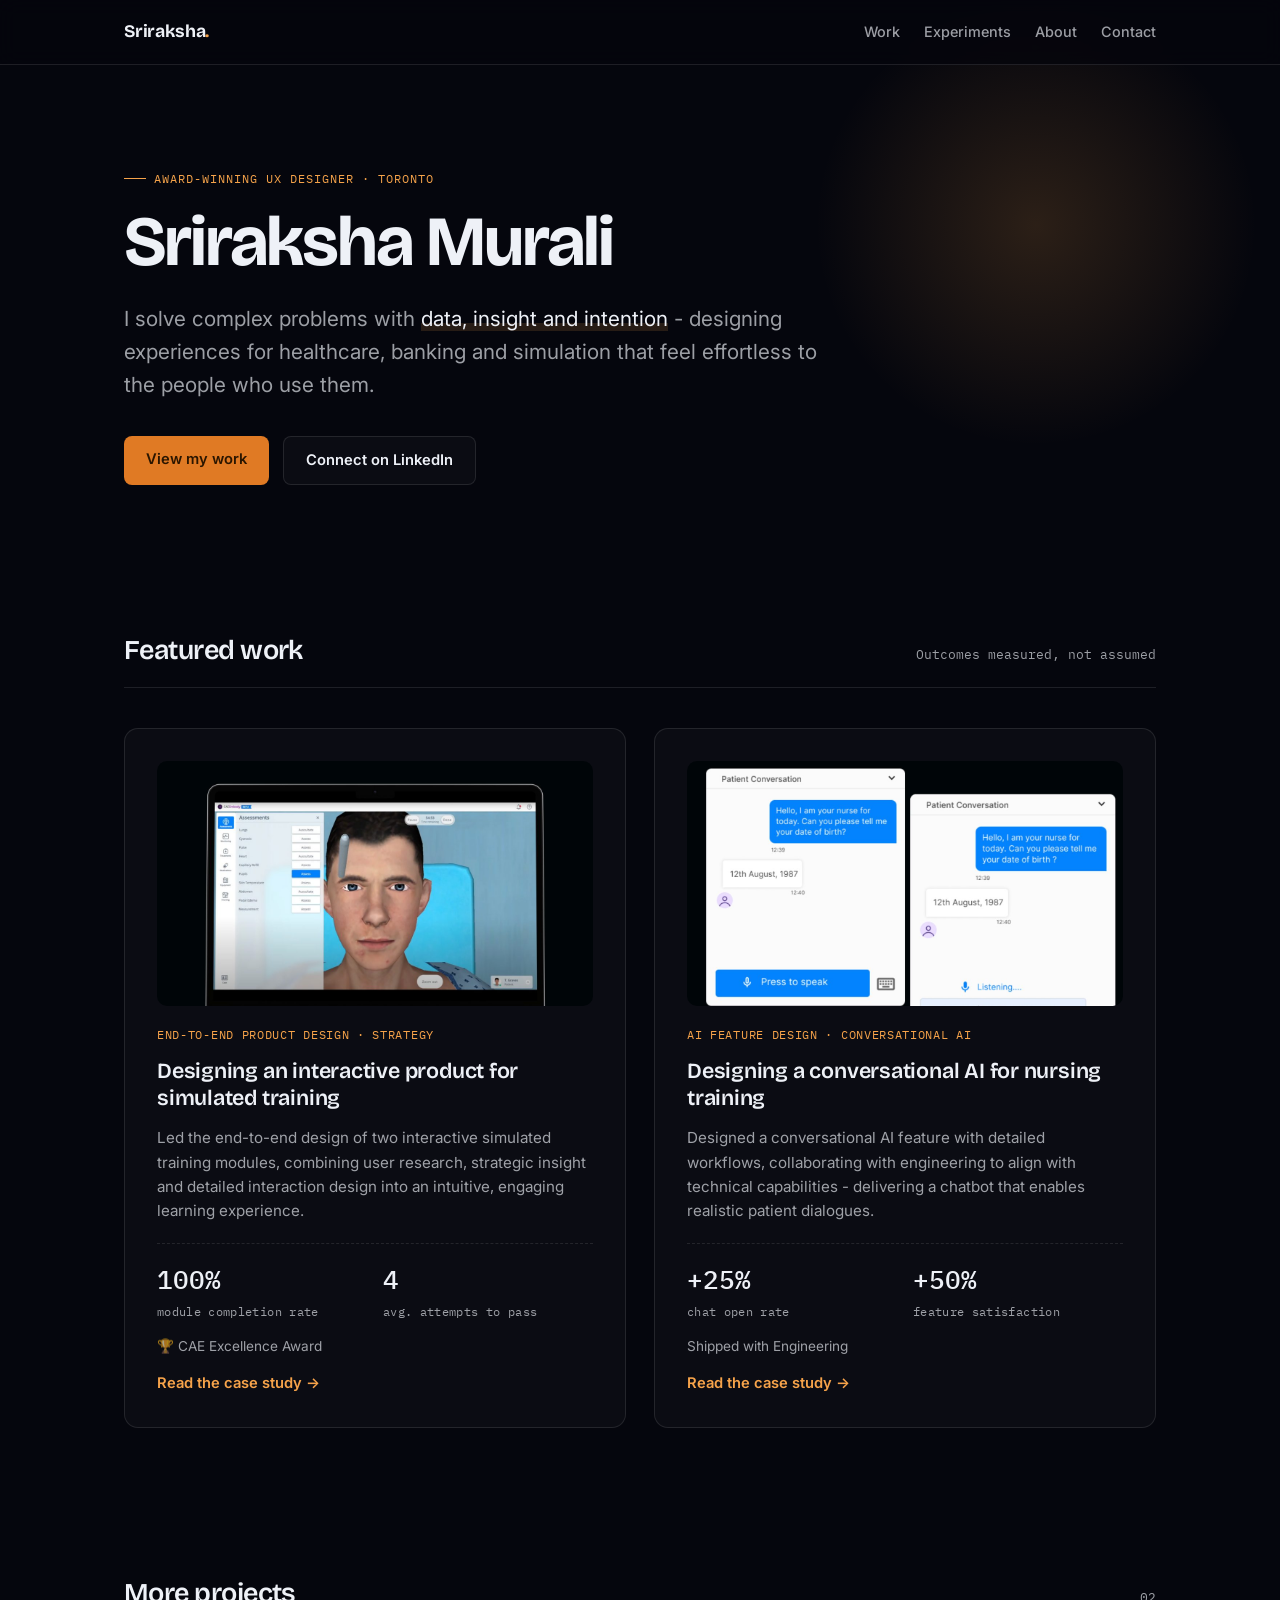
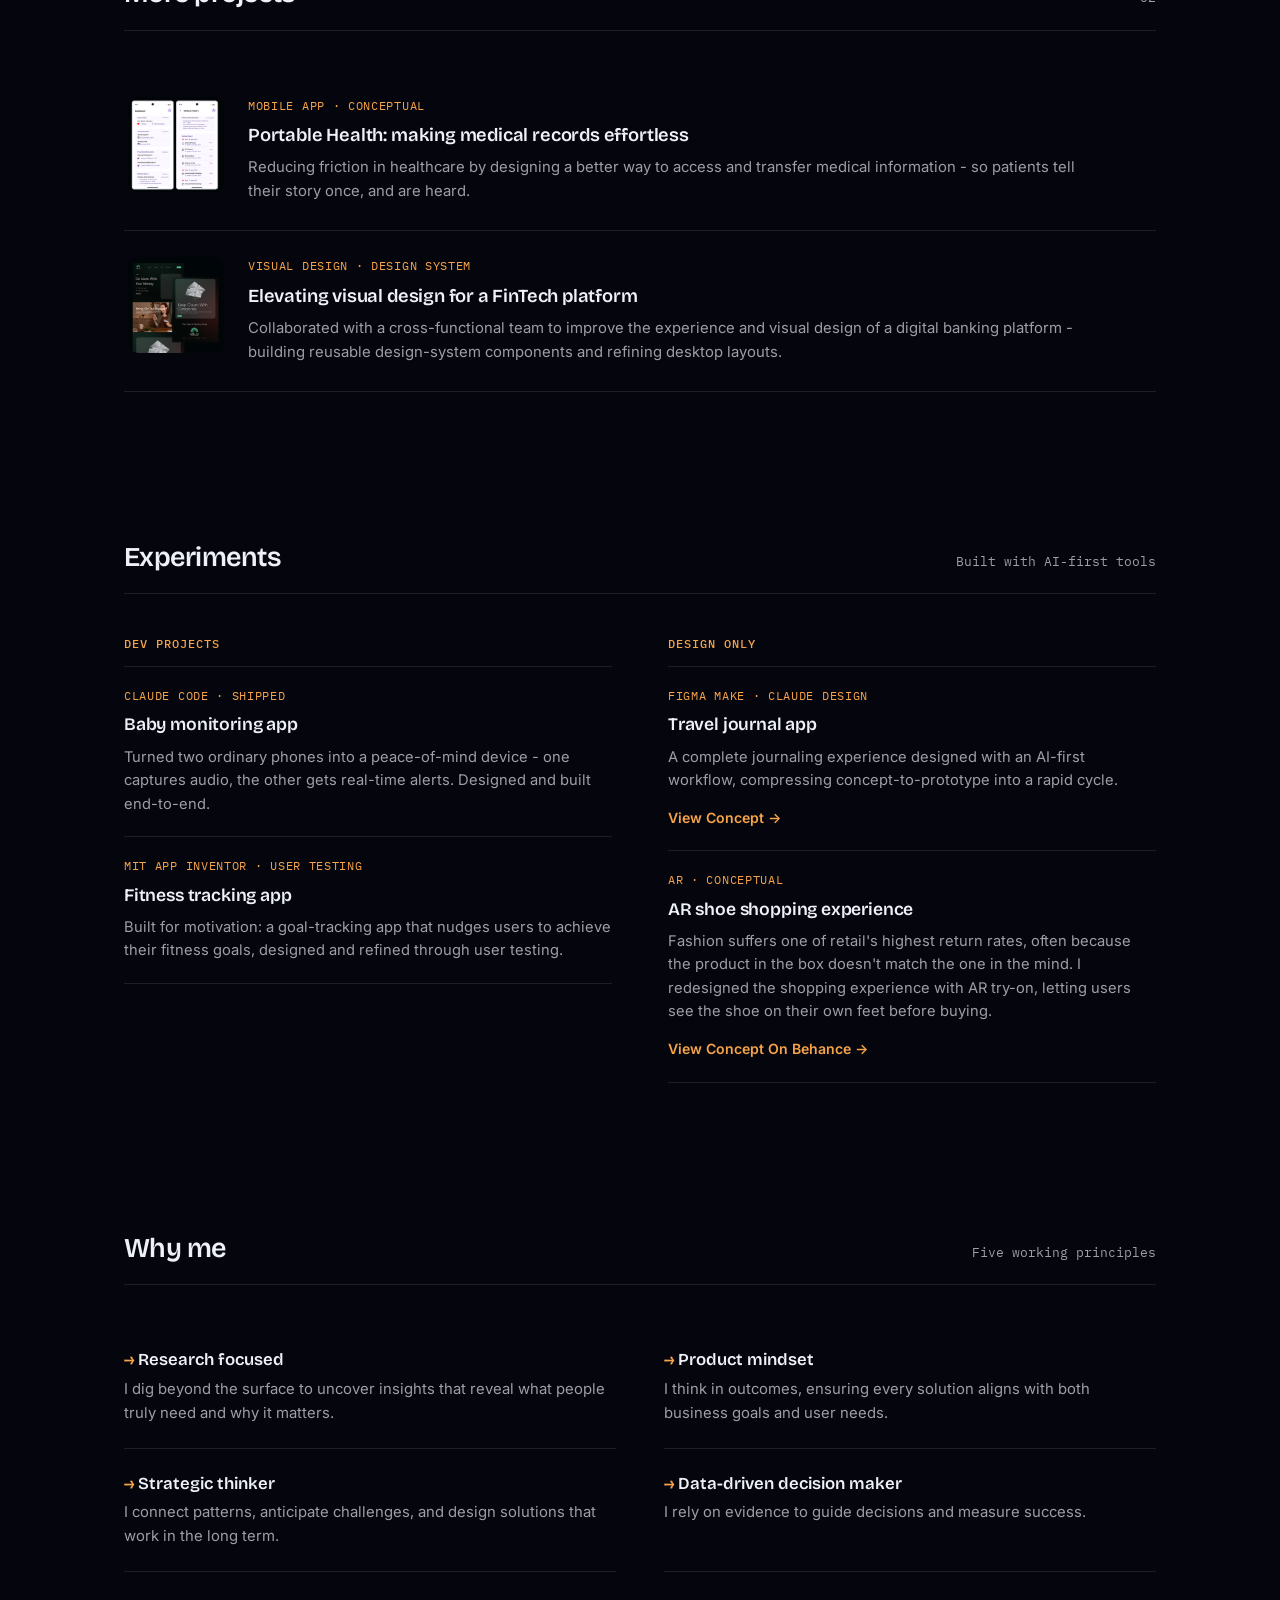
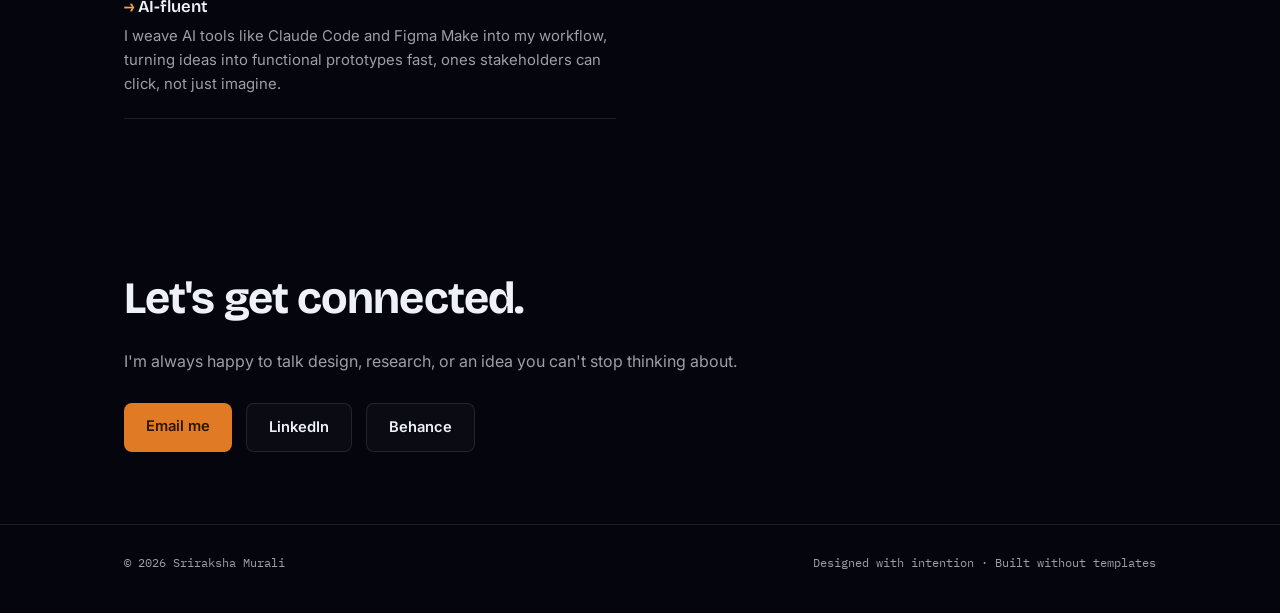
<file: uploads/index.html>
<!DOCTYPE html>
<html lang="en" data-theme="dark">
<head>
<meta charset="UTF-8">
<meta name="viewport" content="width=device-width, initial-scale=1.0">
<title>Sriraksha Murali - UX Designer</title>
<meta name="description" content="Sriraksha Murali is a UX designer who solves complex problems with data, insight and intention. Healthcare, banking and simulation design.">
<link rel="preconnect" href="https://fonts.googleapis.com">
<link rel="preconnect" href="https://fonts.gstatic.com" crossorigin>
<link href="https://fonts.googleapis.com/css2?family=Bricolage+Grotesque:opsz,wght@12..96,400;12..96,600;12..96,700&family=Inter:wght@400;500;600&family=IBM+Plex+Mono:wght@400;500&display=swap" rel="stylesheet">
<link rel="stylesheet" href="styles.css">
<style>
  /* Full-card click: the case study link stretches over the whole card */
  .project { position: relative; }
  .project .project-link::after { content: ""; position: absolute; inset: 0; border-radius: 14px; }
  .project:has(.project-link) { cursor: pointer; }
  .project:has(.project-link:focus-visible) { outline: 2px solid var(--accent); outline-offset: 3px; }

  /* Experiments: two-column, blog style */
  .exp-cols { display: grid; grid-template-columns: 1fr 1fr; gap: 0 56px; }
  .exp-col-title {
    font-family: var(--mono); font-size: 0.78rem; font-weight: 500;
    letter-spacing: 0.08em; text-transform: uppercase; color: var(--accent);
    padding-bottom: 12px; border-bottom: 1px solid var(--hairline);
  }
  .exp-entry { padding: 20px 0; border-bottom: 1px solid var(--hairline); }
  .exp-entry .tag { display: block; margin-bottom: 6px; }
  .exp-entry h4 {
    font-family: var(--display); font-weight: 600; font-size: 1.1rem;
    letter-spacing: -0.01em; margin-bottom: 6px; color: var(--ink);
  }
  .exp-entry p { font-size: 0.92rem; color: var(--ink-soft); }
  .exp-entry .project-link { display: inline-block; margin-top: 14px; font-size: 0.88rem; }
  @media (max-width: 820px) {
    .exp-cols { grid-template-columns: 1fr; }
    .exp-cols .exp-col + .exp-col { margin-top: 28px; }
  }
</style>
</head>
<body>

<header>
  <div class="wrap">
    <nav aria-label="Main">
      <a class="logo" href="#top">Sriraksha<span>.</span></a>
      <div class="nav-right">
        <div class="nav-links">
          <a href="#work">Work</a>
          <a href="#side">Experiments</a>
          <a href="#about">About</a>
          <a href="#contact">Contact</a>
        </div>
      </div>
    </nav>
  </div>
</header>

<main id="top">
  <div class="wrap">

    <!-- Hero -->
    <section class="hero" aria-label="Introduction">
      <span class="eyebrow">Award-winning UX designer · Toronto</span>
      <h1>Sriraksha Murali</h1>
      <p class="thesis">I solve complex problems with <em>data, insight and intention</em> - designing experiences for healthcare, banking and simulation that feel effortless to the people who use them.</p>
      <div class="hero-actions">
        <a class="btn btn-primary" href="#work">View my work</a>
        <a class="btn btn-ghost" href="https://www.linkedin.com/in/sriraksha-murali/" target="_blank" rel="noopener">Connect on LinkedIn</a>
      </div>
    </section>

    <!-- Featured work -->
    <section id="work" aria-label="Featured projects">
      <div class="section-head reveal">
        <h2>Featured work</h2>
        <span class="count">Outcomes measured, not assumed</span>
      </div>
      <div class="featured">
        <article class="project reveal">
          <div class="cover"><img src="images/simulated-training.jpg" alt="CAE Embody simulated training platform showing a patient assessment screen on a laptop" loading="lazy"></div>
          <span class="tag">End-to-end product design · Strategy</span>
          <h3>Designing an interactive product for simulated training</h3>
          <p>Led the end-to-end design of two interactive simulated training modules, combining user research, strategic insight and detailed interaction design into an intuitive, engaging learning experience.</p>
          <div class="ledger">
            <div class="metric">
              <div class="value">100%</div>
              <div class="label">module completion rate</div>
            </div>
            <div class="metric">
              <div class="value">4</div>
              <div class="label">avg. attempts to pass</div>
            </div>
          </div>
          <span class="award">🏆 CAE Excellence Award</span>
          <a class="project-link" href="simulated-training.html">Read the case study →</a>
        </article>

        <article class="project reveal">
          <div class="cover"><img src="images/conversational-ai.jpg" alt="Conversational AI patient chat interface with voice and text input for nursing training" loading="lazy"></div>
          <span class="tag">AI feature design · Conversational AI</span>
          <h3>Designing a conversational AI for nursing training</h3>
          <p>Designed a conversational AI feature with detailed workflows, collaborating with engineering to align with technical capabilities - delivering a chatbot that enables realistic patient dialogues.</p>
          <div class="ledger">
            <div class="metric">
              <div class="value">+25%</div>
              <div class="label">chat open rate</div>
            </div>
            <div class="metric">
              <div class="value">+50%</div>
              <div class="label">feature satisfaction</div>
            </div>
          </div>
          <span class="award">Shipped with Engineering</span>
          <a class="project-link" href="conversational-ai.html">Read the case study →</a>
        </article>
      </div>
    </section>

    <!-- All projects -->
    <section aria-label="More projects">
      <div class="section-head reveal">
        <h2>More projects</h2>
        <span class="count">02</span>
      </div>
      <div class="plist">
        <a class="plist-item reveal" href="portable-health.html">
          <div class="thumb"><img src="images/portable-health.jpg" alt="Portable Health mobile app showing patient dashboard and medical history screens" loading="lazy"></div>
          <div>
            <span class="tag">Mobile app · Conceptual</span>
            <h3>Portable Health: making medical records effortless</h3>
            <p>Reducing friction in healthcare by designing a better way to access and transfer medical information - so patients tell their story once, and are heard.</p>
          </div>
        </a>
        <a class="plist-item reveal" href="fintech.html">
          <div class="thumb"><img src="images/fintech.jpg" alt="LifeLink fintech platform landing pages with e-wallet and budgeting features" loading="lazy"></div>
          <div>
            <span class="tag">Visual design · Design system</span>
            <h3>Elevating visual design for a FinTech platform</h3>
            <p>Collaborated with a cross-functional team to improve the experience and visual design of a digital banking platform - building reusable design-system components and refining desktop layouts.</p>
          </div>
        </a>
      </div>
    </section>

    <!-- Experiments -->
    <section id="side" aria-label="Experiments">
      <div class="section-head reveal">
        <h2>Experiments</h2>
        <span class="count">Built with AI-first tools</span>
      </div>
      <div class="exp-cols">
        <div class="exp-col reveal">
          <h3 class="exp-col-title">Dev projects</h3>
          <article class="exp-entry">
            <span class="tag">Claude Code · Shipped</span>
            <h4>Baby monitoring app</h4>
            <p>Turned two ordinary phones into a peace-of-mind device - one captures audio, the other gets real-time alerts. Designed and built end-to-end.</p>
          </article>
          <article class="exp-entry">
            <span class="tag">MIT App Inventor · User testing</span>
            <h4>Fitness tracking app</h4>
            <p>Built for motivation: a goal-tracking app that nudges users to achieve their fitness goals, designed and refined through user testing.</p>
          </article>
        </div>
        <div class="exp-col reveal">
          <h3 class="exp-col-title">Design only</h3>
          <article class="exp-entry">
            <span class="tag">Figma Make · Claude Design</span>
            <h4>Travel journal app</h4>
            <p>A complete journaling experience designed with an AI-first workflow, compressing concept-to-prototype into a rapid cycle.</p>
            <a class="project-link" href="meridian-travel.html" target="_blank" rel="noopener">View Concept →</a>
          </article>
          <article class="exp-entry">
            <span class="tag">AR · Conceptual</span>
            <h4>AR shoe shopping experience</h4>
            <p>Fashion suffers one of retail's highest return rates, often because the product in the box doesn't match the one in the mind. I redesigned the shopping experience with AR try-on, letting users see the shoe on their own feet before buying.</p>
            <a class="project-link" href="https://www.behance.net/gallery/109053275/Redesigning-online-shoe-shopping" target="_blank" rel="noopener">View Concept On Behance →</a>
          </article>
        </div>
      </div>
    </section>

    <!-- About -->
    <section id="about" aria-label="About">
      <div class="section-head reveal">
        <h2>Why me</h2>
        <span class="count">Five working principles</span>
      </div>
      <div class="principles">
        <div class="principle reveal">
          <h3>Research focused</h3>
          <p>I dig beyond the surface to uncover insights that reveal what people truly need and why it matters.</p>
        </div>
        <div class="principle reveal">
          <h3>Product mindset</h3>
          <p>I think in outcomes, ensuring every solution aligns with both business goals and user needs.</p>
        </div>
        <div class="principle reveal">
          <h3>Strategic thinker</h3>
          <p>I connect patterns, anticipate challenges, and design solutions that work in the long term.</p>
        </div>
        <div class="principle reveal">
          <h3>Data-driven decision maker</h3>
          <p>I rely on evidence to guide decisions and measure success.</p>
        </div>
        <div class="principle reveal">
          <h3>AI-fluent</h3>
          <p>I weave AI tools like Claude Code and Figma Make into my workflow, turning ideas into functional prototypes fast, ones stakeholders can click, not just imagine.</p>
        </div>
      </div>
    </section>

    <!-- Contact -->
    <section id="contact" class="contact" aria-label="Contact">
      <h2 class="reveal">Let's get connected.</h2>
      <p class="reveal">I'm always happy to talk design, research, or an idea you can't stop thinking about.</p>
      <div class="contact-links reveal">
        <a class="btn btn-primary" href="mailto:sriraksha97@gmail.com">Email me</a>
        <a class="btn btn-ghost" href="https://www.linkedin.com/in/sriraksha-murali/" target="_blank" rel="noopener">LinkedIn</a>
        <a class="btn btn-ghost" href="https://www.behance.net/rakshaa" target="_blank" rel="noopener">Behance</a>
      </div>
    </section>

  </div>
</main>

<footer>
  <div class="wrap" style="display:flex; justify-content:space-between; flex-wrap:wrap; gap:12px;">
    <span>© 2026 Sriraksha Murali</span>
    <span>Designed with intention · Built without templates</span>
  </div>
</footer>

<script src="script.js"></script>

</body>
</html>
</file>
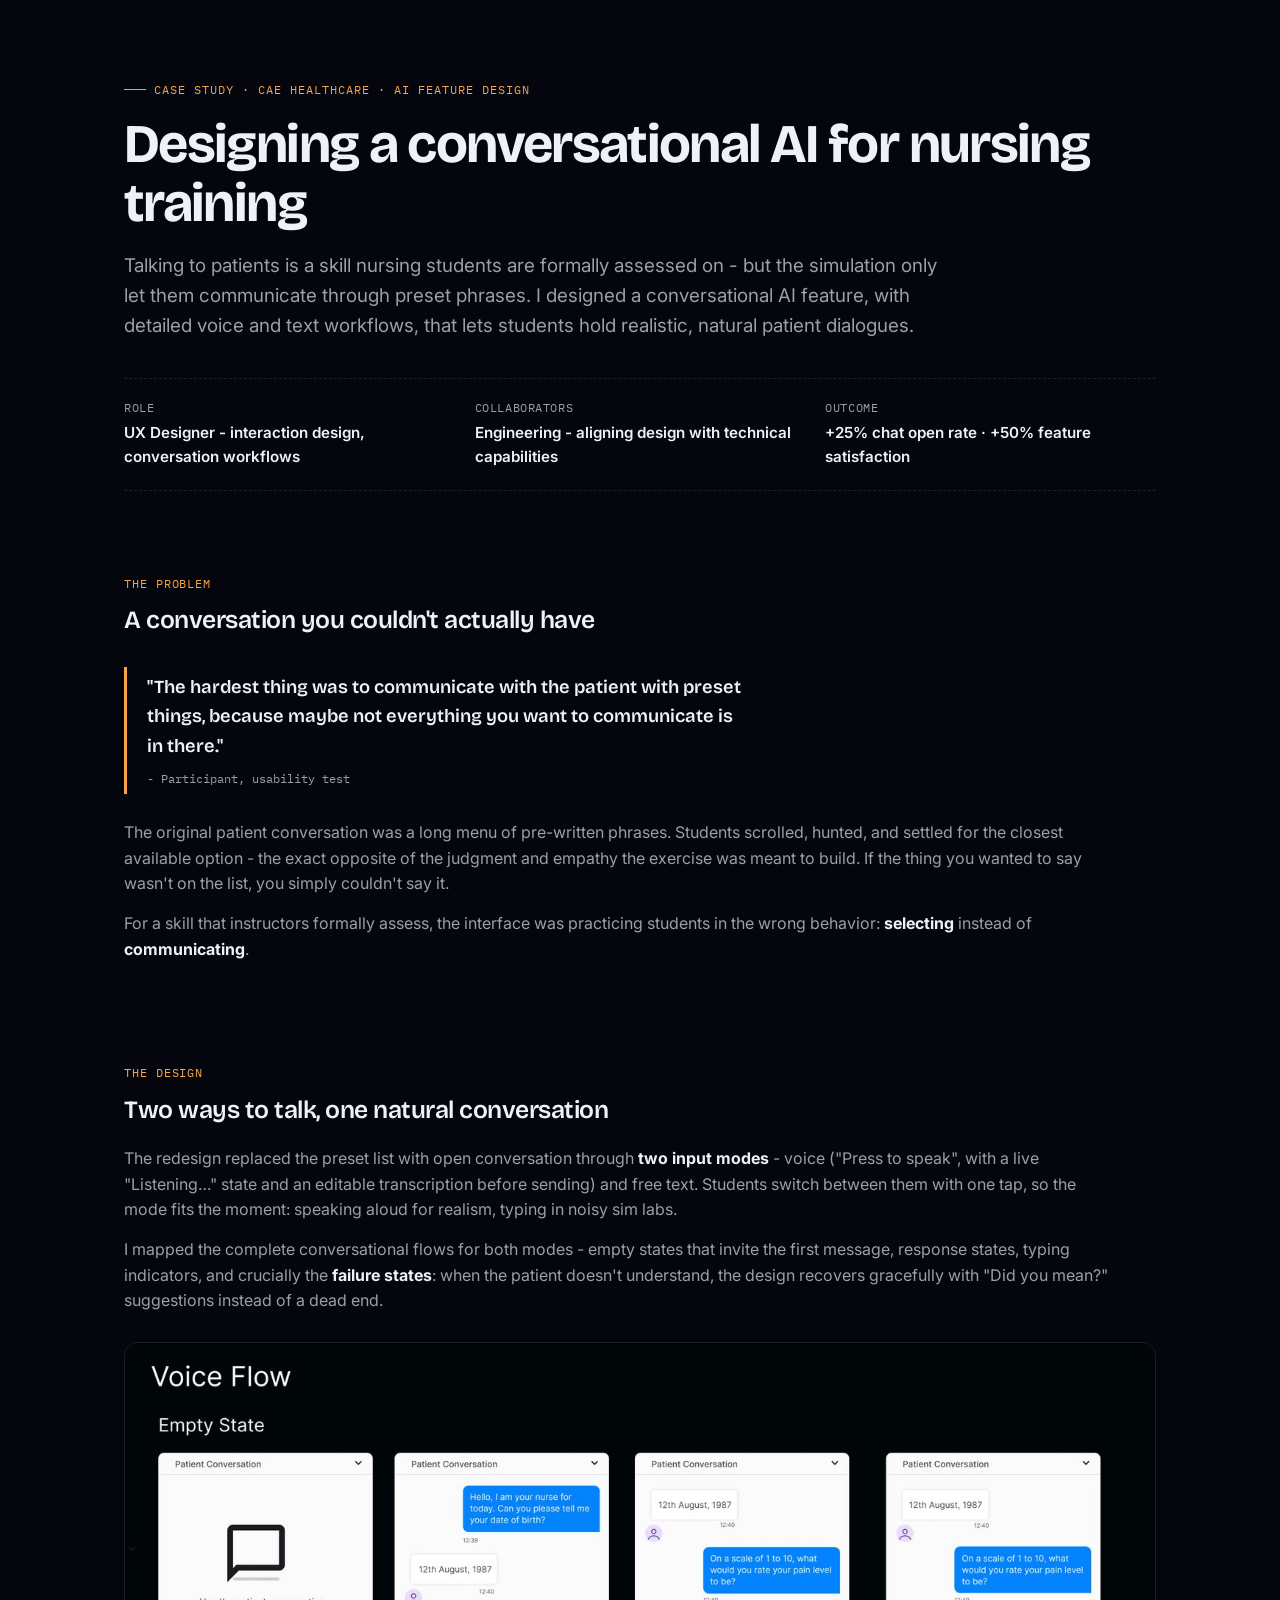
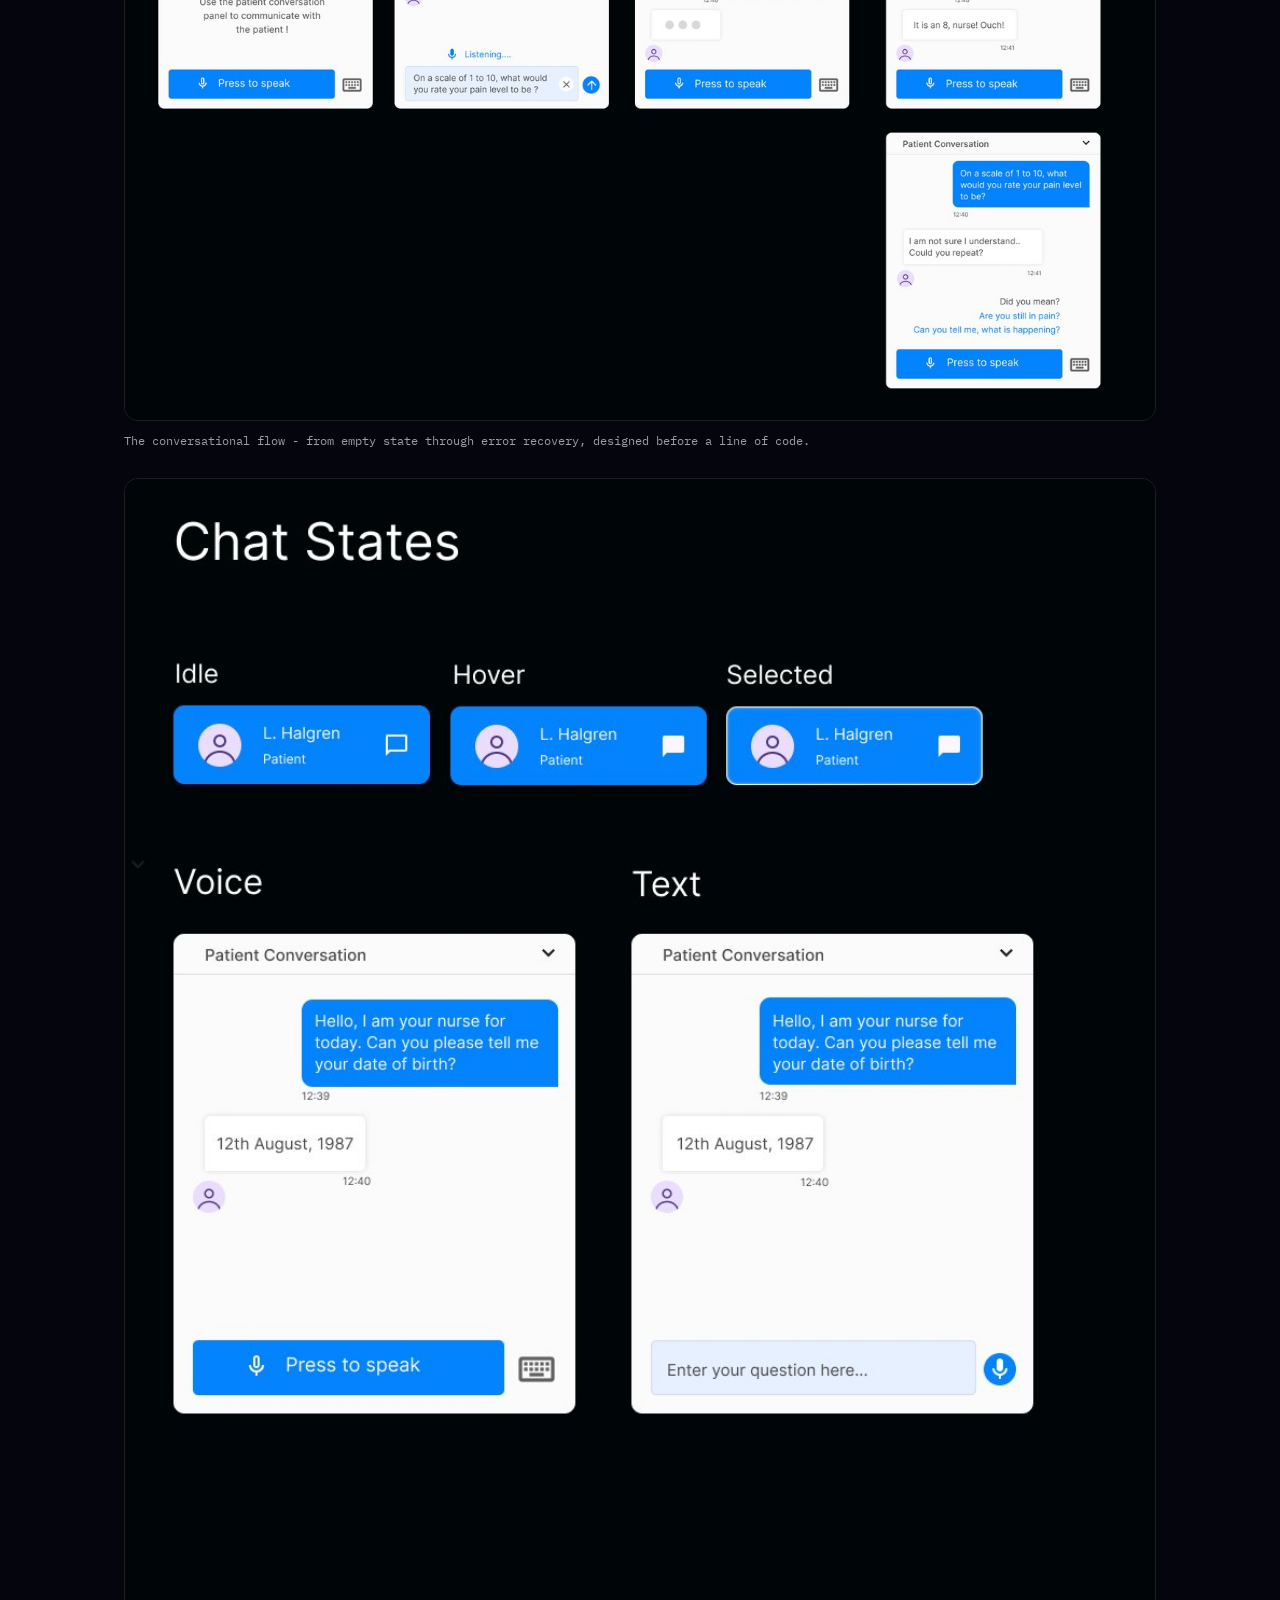
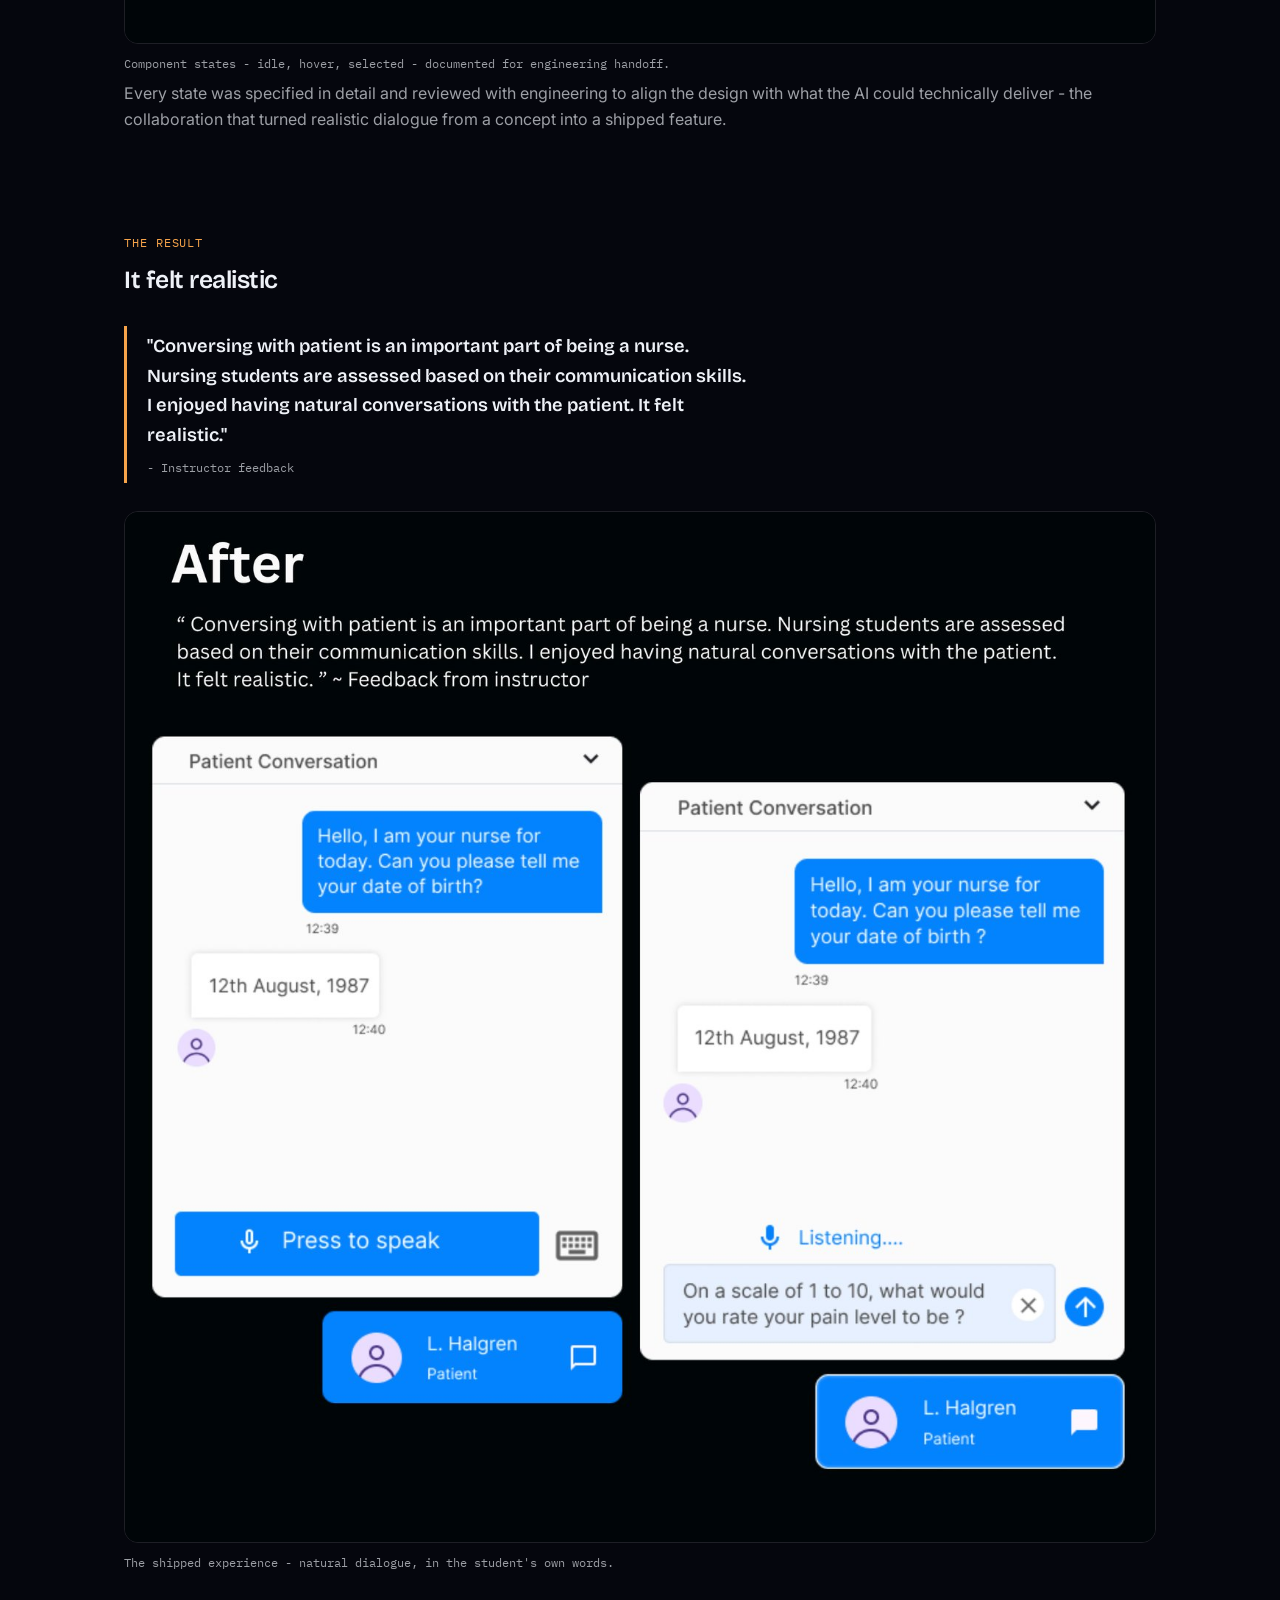
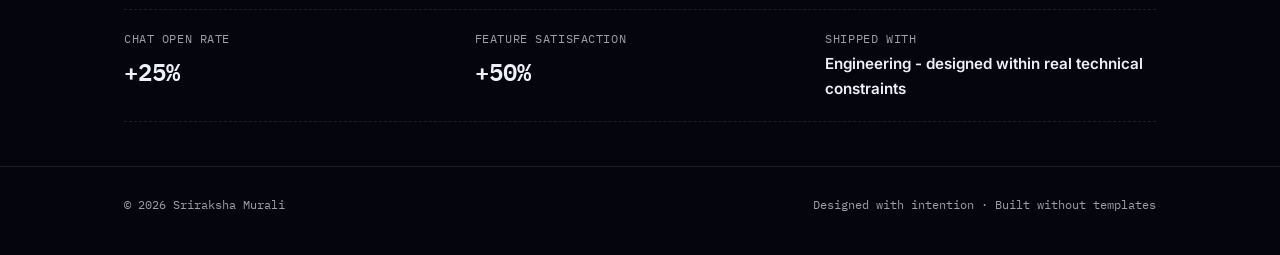
<file: uploads/conversational-ai.html>
<!DOCTYPE html>
<html lang="en" data-theme="dark">
<head>
<meta charset="UTF-8">
<meta name="viewport" content="width=device-width, initial-scale=1.0">
<title>Conversational AI - Case Study - Sriraksha Murali</title>
<meta name="description" content="Case study: designing a conversational AI feature that enables nursing students to hold realistic patient dialogues - lifting chat open rate 25% and feature satisfaction 50%.">
<link rel="preconnect" href="https://fonts.googleapis.com">
<link rel="preconnect" href="https://fonts.gstatic.com" crossorigin>
<link href="https://fonts.googleapis.com/css2?family=Bricolage+Grotesque:opsz,wght@12..96,400;12..96,600;12..96,700&family=Inter:wght@400;500;600&family=IBM+Plex+Mono:wght@400;500&display=swap" rel="stylesheet">
<link rel="stylesheet" href="styles.css">
</head>
<body>

<main>
  <div class="wrap">

    <section class="case-hero" aria-label="Case study introduction">
<span class="eyebrow">Case study · CAE Healthcare · AI feature design</span>
      <h1>Designing a conversational AI for nursing training</h1>
      <p class="lede">Talking to patients is a skill nursing students are formally assessed on - but the simulation only let them communicate through preset phrases. I designed a conversational AI feature, with detailed voice and text workflows, that lets students hold realistic, natural patient dialogues.</p>
      <div class="meta-ledger">
        <div>
          <div class="label">Role</div>
          <div class="value">UX Designer - interaction design, conversation workflows</div>
        </div>
        <div>
          <div class="label">Collaborators</div>
          <div class="value">Engineering - aligning design with technical capabilities</div>
        </div>
        <div>
          <div class="label">Outcome</div>
          <div class="value">+25% chat open rate · +50% feature satisfaction</div>
        </div>
      </div>
    </section>

    <section class="case-section" aria-label="The problem">
      <h2><span class="kicker">The problem</span>A conversation you couldn't actually have</h2>
      <blockquote class="pull">"The hardest thing was to communicate with the patient with preset things, because maybe not everything you want to communicate is in there."
        <cite>- Participant, usability test</cite>
      </blockquote>
      <div class="prose">
        <p>The original patient conversation was a long menu of pre-written phrases. Students scrolled, hunted, and settled for the closest available option - the exact opposite of the judgment and empathy the exercise was meant to build. If the thing you wanted to say wasn't on the list, you simply couldn't say it.</p>
        <p>For a skill that instructors formally assess, the interface was practicing students in the wrong behavior: <strong>selecting</strong> instead of <strong>communicating</strong>.</p>
      </div>
    </section>

    <section class="case-section" aria-label="The design">
      <h2><span class="kicker">The design</span>Two ways to talk, one natural conversation</h2>
      <div class="prose">
        <p>The redesign replaced the preset list with open conversation through <strong>two input modes</strong> - voice ("Press to speak", with a live "Listening…" state and an editable transcription before sending) and free text. Students switch between them with one tap, so the mode fits the moment: speaking aloud for realism, typing in noisy sim labs.</p>
        <p>I mapped the complete conversational flows for both modes - empty states that invite the first message, response states, typing indicators, and crucially the <strong>failure states</strong>: when the patient doesn't understand, the design recovers gracefully with "Did you mean?" suggestions instead of a dead end.</p>
      </div>
      <figure class="shot reveal">
        <img src="images/ai-flow.jpg" alt="Text to voice conversational flow showing empty state, first exchange, typing indicator, response, and error recovery with Did you mean suggestions" loading="lazy">
        <figcaption>The conversational flow - from empty state through error recovery, designed before a line of code.</figcaption>
      </figure>
      <figure class="shot reveal">
        <img src="images/chat-states.jpg" alt="Chat component states: idle, hover and selected patient cards, plus voice and text conversation panels" loading="lazy">
        <figcaption>Component states - idle, hover, selected - documented for engineering handoff.</figcaption>
      </figure>
      <div class="prose">
        <p>Every state was specified in detail and reviewed with engineering to align the design with what the AI could technically deliver - the collaboration that turned realistic dialogue from a concept into a shipped feature.</p>
      </div>
    </section>

    <section class="case-section" aria-label="The result">
      <h2><span class="kicker">The result</span>It felt realistic</h2>
      <blockquote class="pull">"Conversing with patient is an important part of being a nurse. Nursing students are assessed based on their communication skills. I enjoyed having natural conversations with the patient. It felt realistic."
        <cite>- Instructor feedback</cite>
      </blockquote>
      <figure class="shot reveal">
        <img src="images/ai-after.jpg" alt="The shipped conversational interface: a natural patient chat with voice input, listening state and editable transcription" loading="lazy">
        <figcaption>The shipped experience - natural dialogue, in the student's own words.</figcaption>
      </figure>
      <div class="meta-ledger">
        <div>
          <div class="label">Chat open rate</div>
          <div class="value" style="font-family: var(--mono); font-size: 1.5rem;">+25%</div>
        </div>
        <div>
          <div class="label">Feature satisfaction</div>
          <div class="value" style="font-family: var(--mono); font-size: 1.5rem;">+50%</div>
        </div>
        <div>
          <div class="label">Shipped with</div>
          <div class="value">Engineering - designed within real technical constraints</div>
        </div>
      </div>
    </section>


</div>
</main>

<footer>
  <div class="wrap" style="display:flex; justify-content:space-between; flex-wrap:wrap; gap:12px;">
    <span>© 2026 Sriraksha Murali</span>
    <span>Designed with intention · Built without templates</span>
  </div>
</footer>

<script src="script.js"></script>

</body>
</html>
</file>
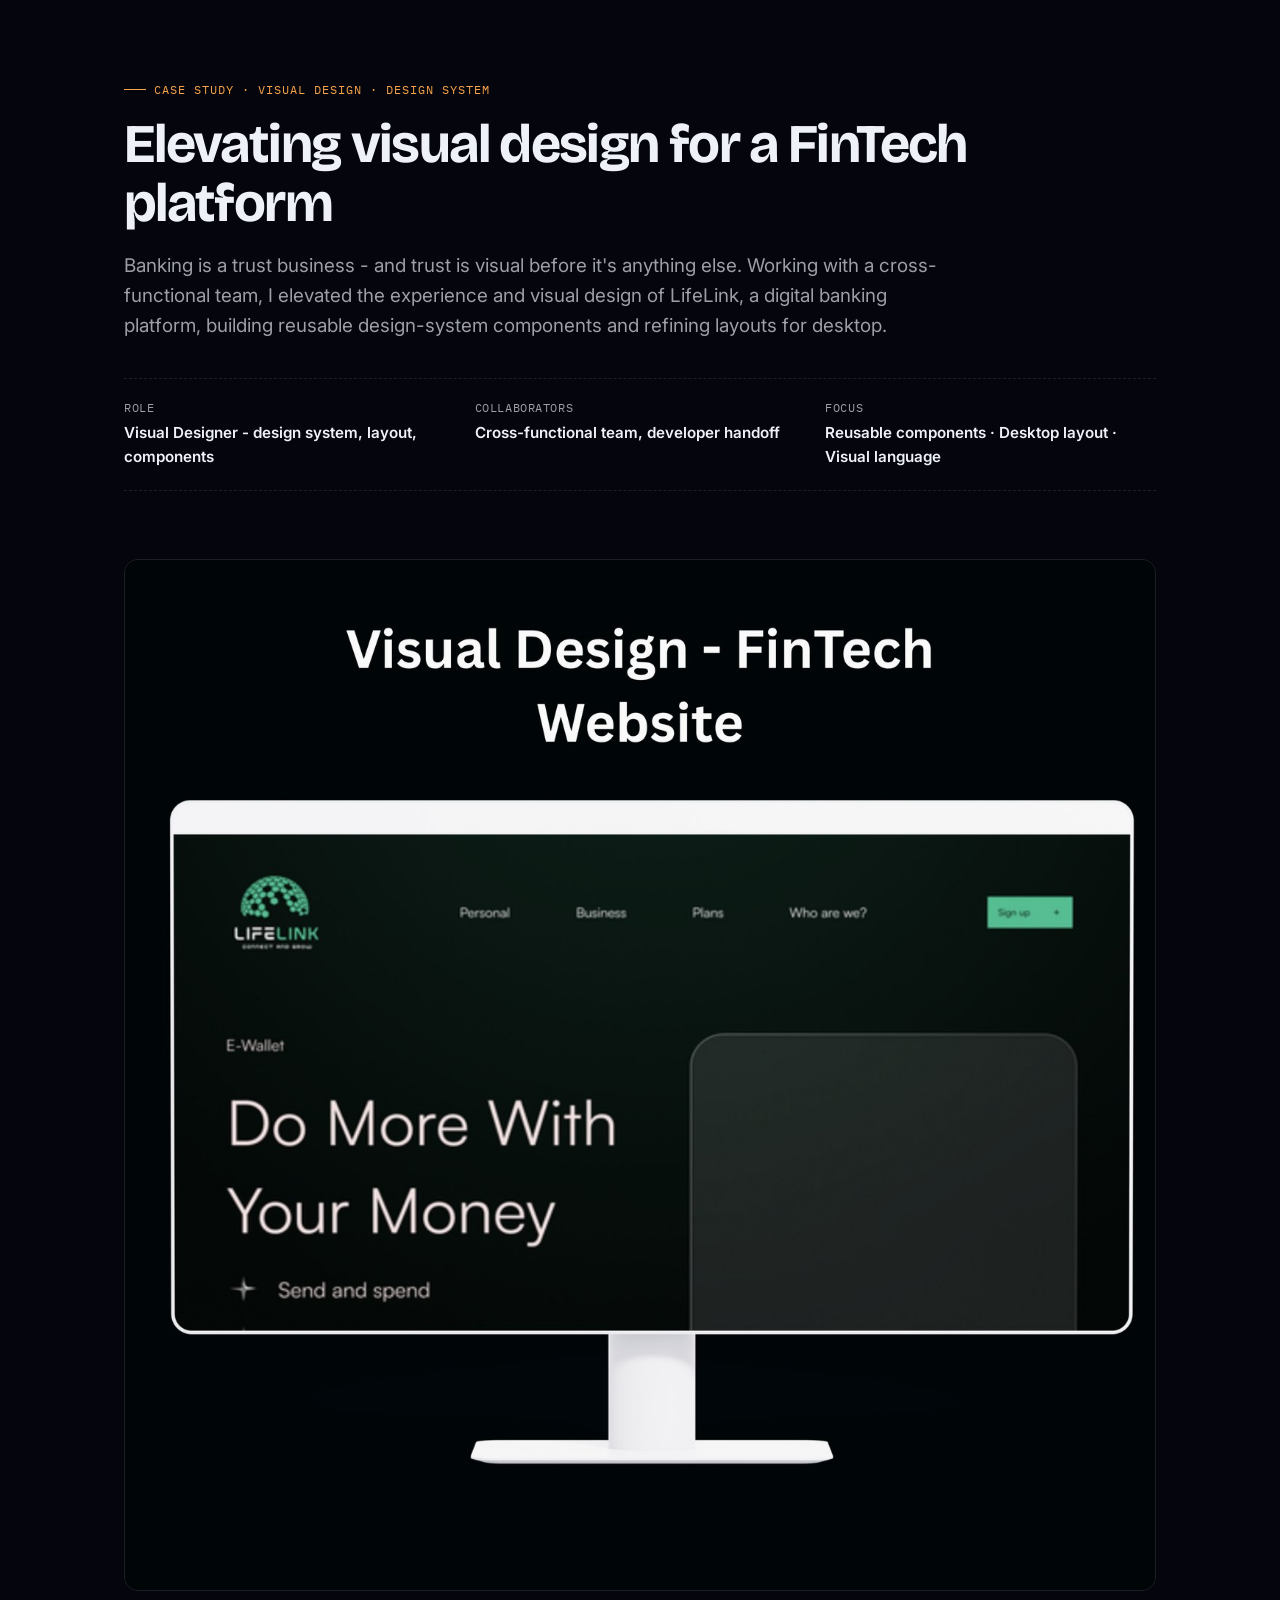
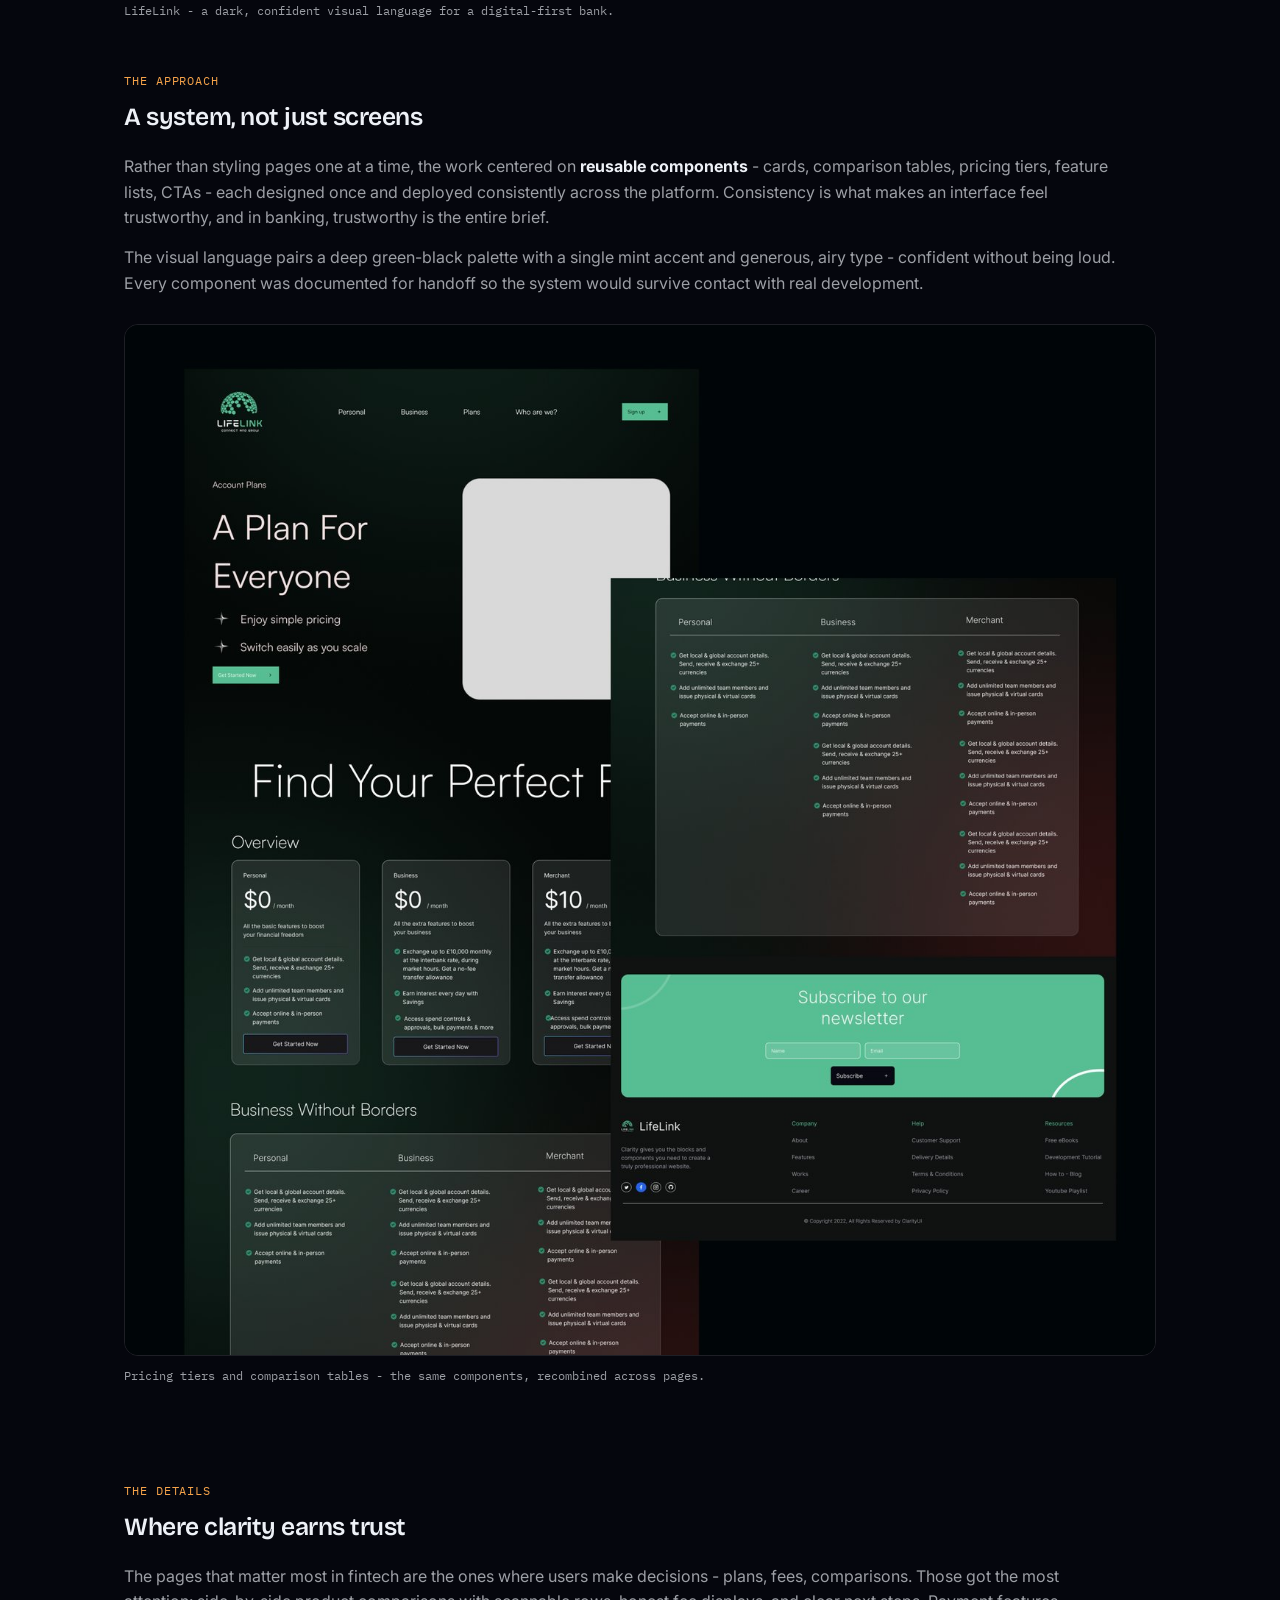
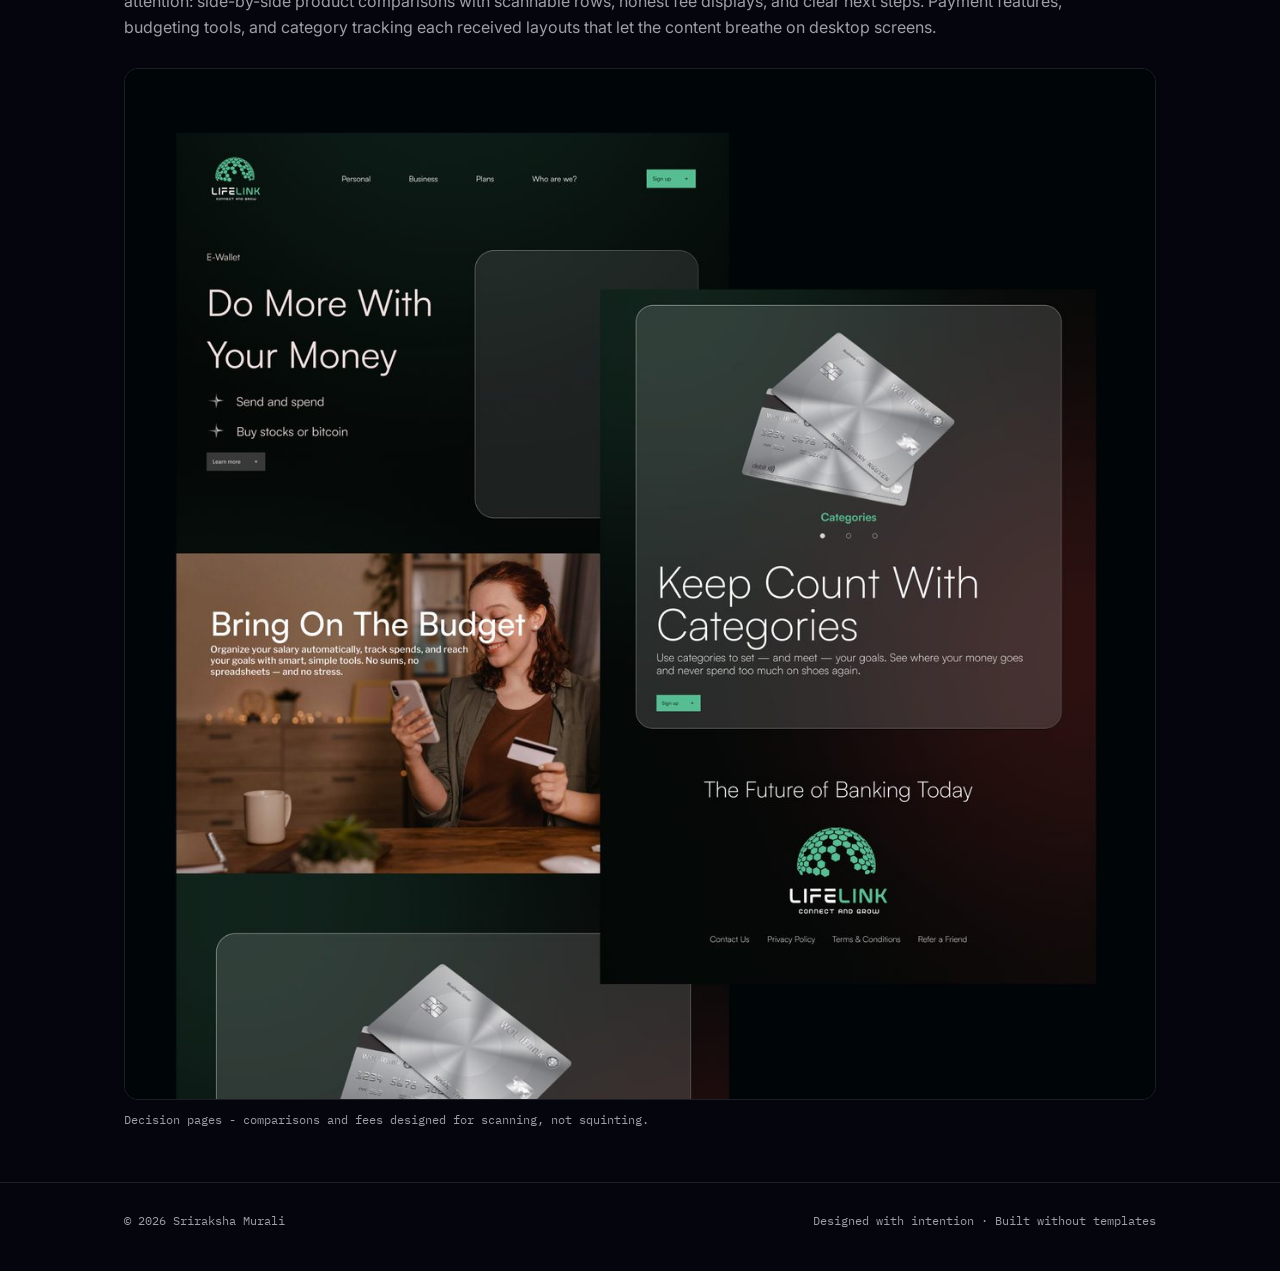
<file: uploads/fintech.html>
<!DOCTYPE html>
<html lang="en" data-theme="dark">
<head>
<meta charset="UTF-8">
<meta name="viewport" content="width=device-width, initial-scale=1.0">
<title>FinTech Visual Design - Case Study - Sriraksha Murali</title>
<meta name="description" content="Case study: elevating the visual design of a digital banking platform with reusable design-system components and refined desktop layouts.">
<link rel="preconnect" href="https://fonts.googleapis.com">
<link rel="preconnect" href="https://fonts.gstatic.com" crossorigin>
<link href="https://fonts.googleapis.com/css2?family=Bricolage+Grotesque:opsz,wght@12..96,400;12..96,600;12..96,700&family=Inter:wght@400;500;600&family=IBM+Plex+Mono:wght@400;500&display=swap" rel="stylesheet">
<link rel="stylesheet" href="styles.css">
</head>
<body>

<main>
  <div class="wrap">

    <section class="case-hero" aria-label="Case study introduction">
<span class="eyebrow">Case study · Visual design · Design system</span>
      <h1>Elevating visual design for a FinTech platform</h1>
      <p class="lede">Banking is a trust business - and trust is visual before it's anything else. Working with a cross-functional team, I elevated the experience and visual design of LifeLink, a digital banking platform, building reusable design-system components and refining layouts for desktop.</p>
      <div class="meta-ledger">
        <div>
          <div class="label">Role</div>
          <div class="value">Visual Designer - design system, layout, components</div>
        </div>
        <div>
          <div class="label">Collaborators</div>
          <div class="value">Cross-functional team, developer handoff</div>
        </div>
        <div>
          <div class="label">Focus</div>
          <div class="value">Reusable components · Desktop layout · Visual language</div>
        </div>
      </div>
    </section>

    <figure class="shot reveal">
      <img src="images/fintech-home.jpg" alt="LifeLink banking platform homepage on a desktop monitor: dark green interface with the headline Do More With Your Money" loading="lazy">
      <figcaption>LifeLink - a dark, confident visual language for a digital-first bank.</figcaption>
    </figure>

    <section class="case-section" aria-label="The approach">
      <h2><span class="kicker">The approach</span>A system, not just screens</h2>
      <div class="prose">
        <p>Rather than styling pages one at a time, the work centered on <strong>reusable components</strong> - cards, comparison tables, pricing tiers, feature lists, CTAs - each designed once and deployed consistently across the platform. Consistency is what makes an interface feel trustworthy, and in banking, trustworthy is the entire brief.</p>
        <p>The visual language pairs a deep green-black palette with a single mint accent and generous, airy type - confident without being loud. Every component was documented for handoff so the system would survive contact with real development.</p>
      </div>
      <figure class="shot reveal">
        <img src="images/fintech-plans.jpg" alt="LifeLink account plans page with pricing tiers for Personal, Business and Merchant, a feature comparison table and a newsletter signup" loading="lazy">
        <figcaption>Pricing tiers and comparison tables - the same components, recombined across pages.</figcaption>
      </figure>
    </section>

    <section class="case-section" aria-label="The details">
      <h2><span class="kicker">The details</span>Where clarity earns trust</h2>
      <div class="prose">
        <p>The pages that matter most in fintech are the ones where users make decisions - plans, fees, comparisons. Those got the most attention: side-by-side product comparisons with scannable rows, honest fee displays, and clear next steps. Payment features, budgeting tools, and category tracking each received layouts that let the content breathe on desktop screens.</p>
      </div>
      <figure class="shot reveal">
        <img src="images/fintech.jpg" alt="LifeLink feature pages: instant payments with a fee comparison against Venmo, invoicing, and card category tracking" loading="lazy">
        <figcaption>Decision pages - comparisons and fees designed for scanning, not squinting.</figcaption>
      </figure>
    </section>


</div>
</main>

<footer>
  <div class="wrap" style="display:flex; justify-content:space-between; flex-wrap:wrap; gap:12px;">
    <span>© 2026 Sriraksha Murali</span>
    <span>Designed with intention · Built without templates</span>
  </div>
</footer>

<script src="script.js"></script>

</body>
</html>
</file>
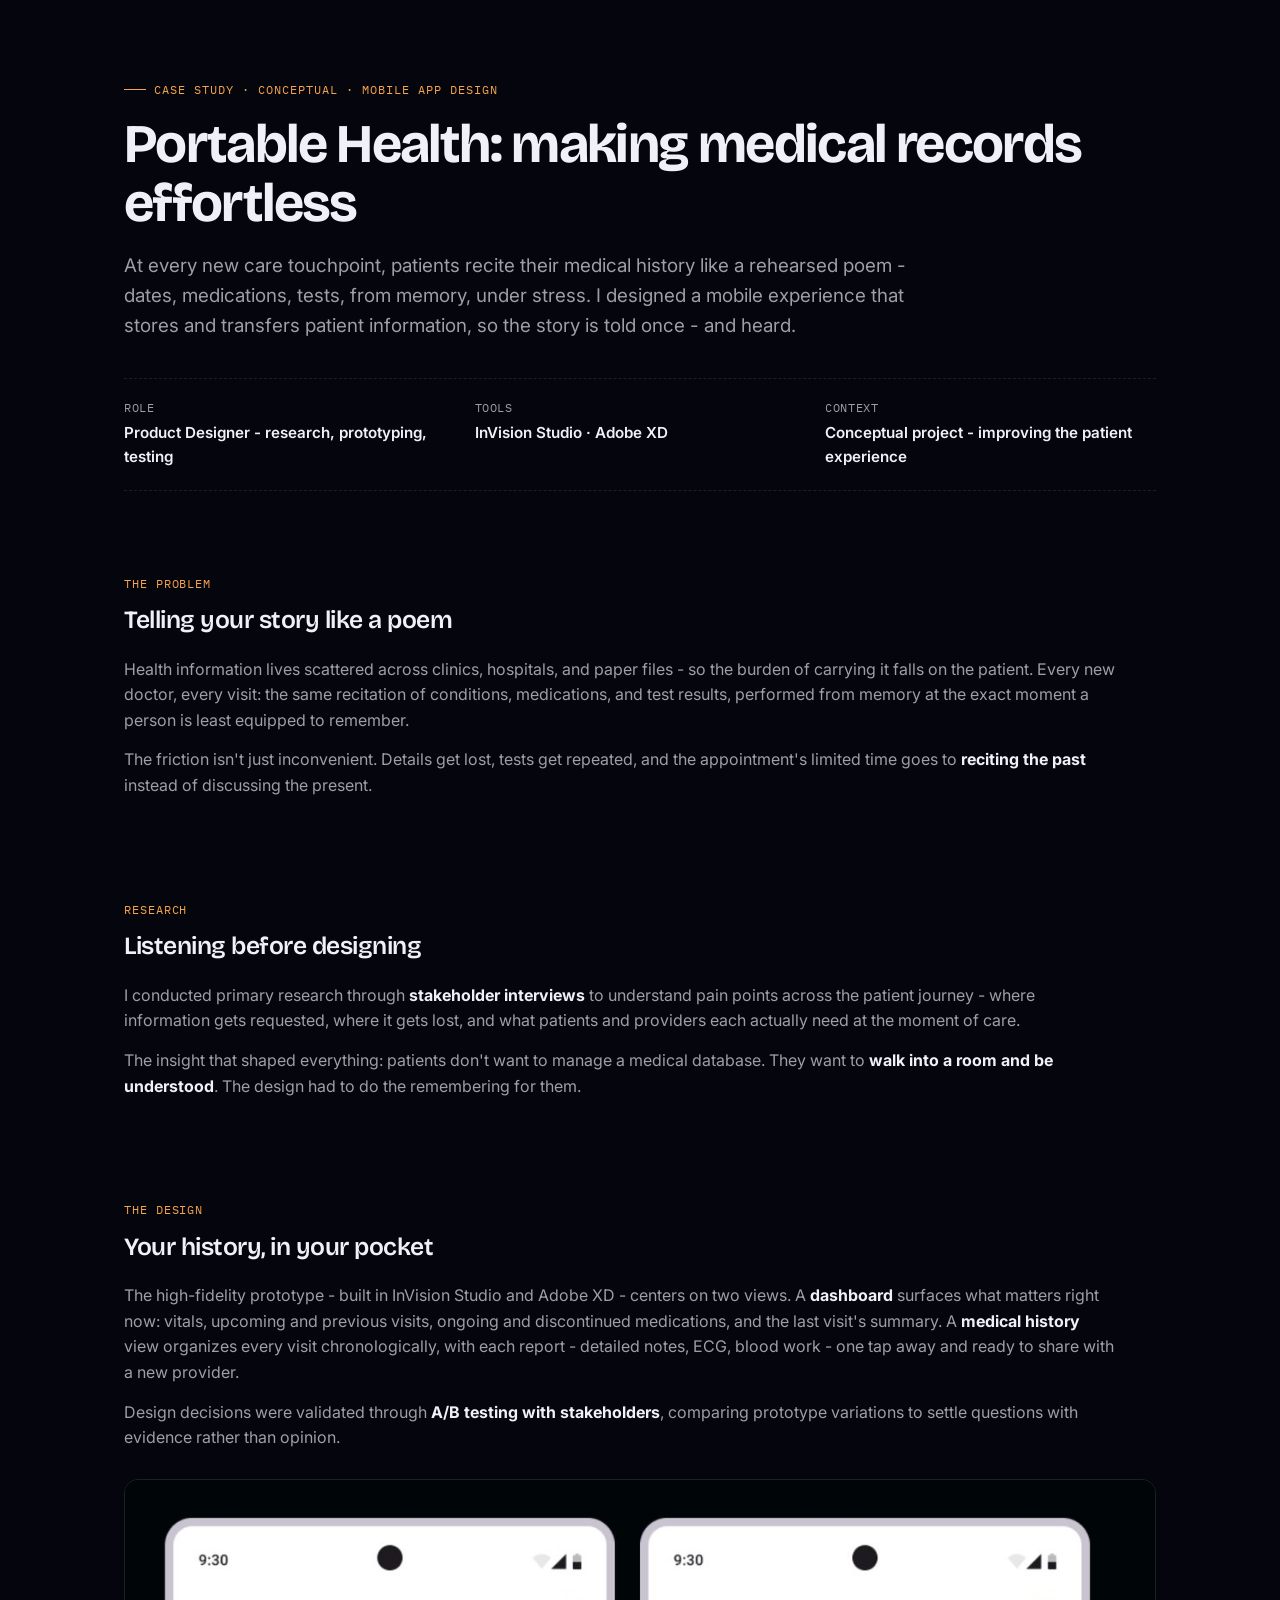
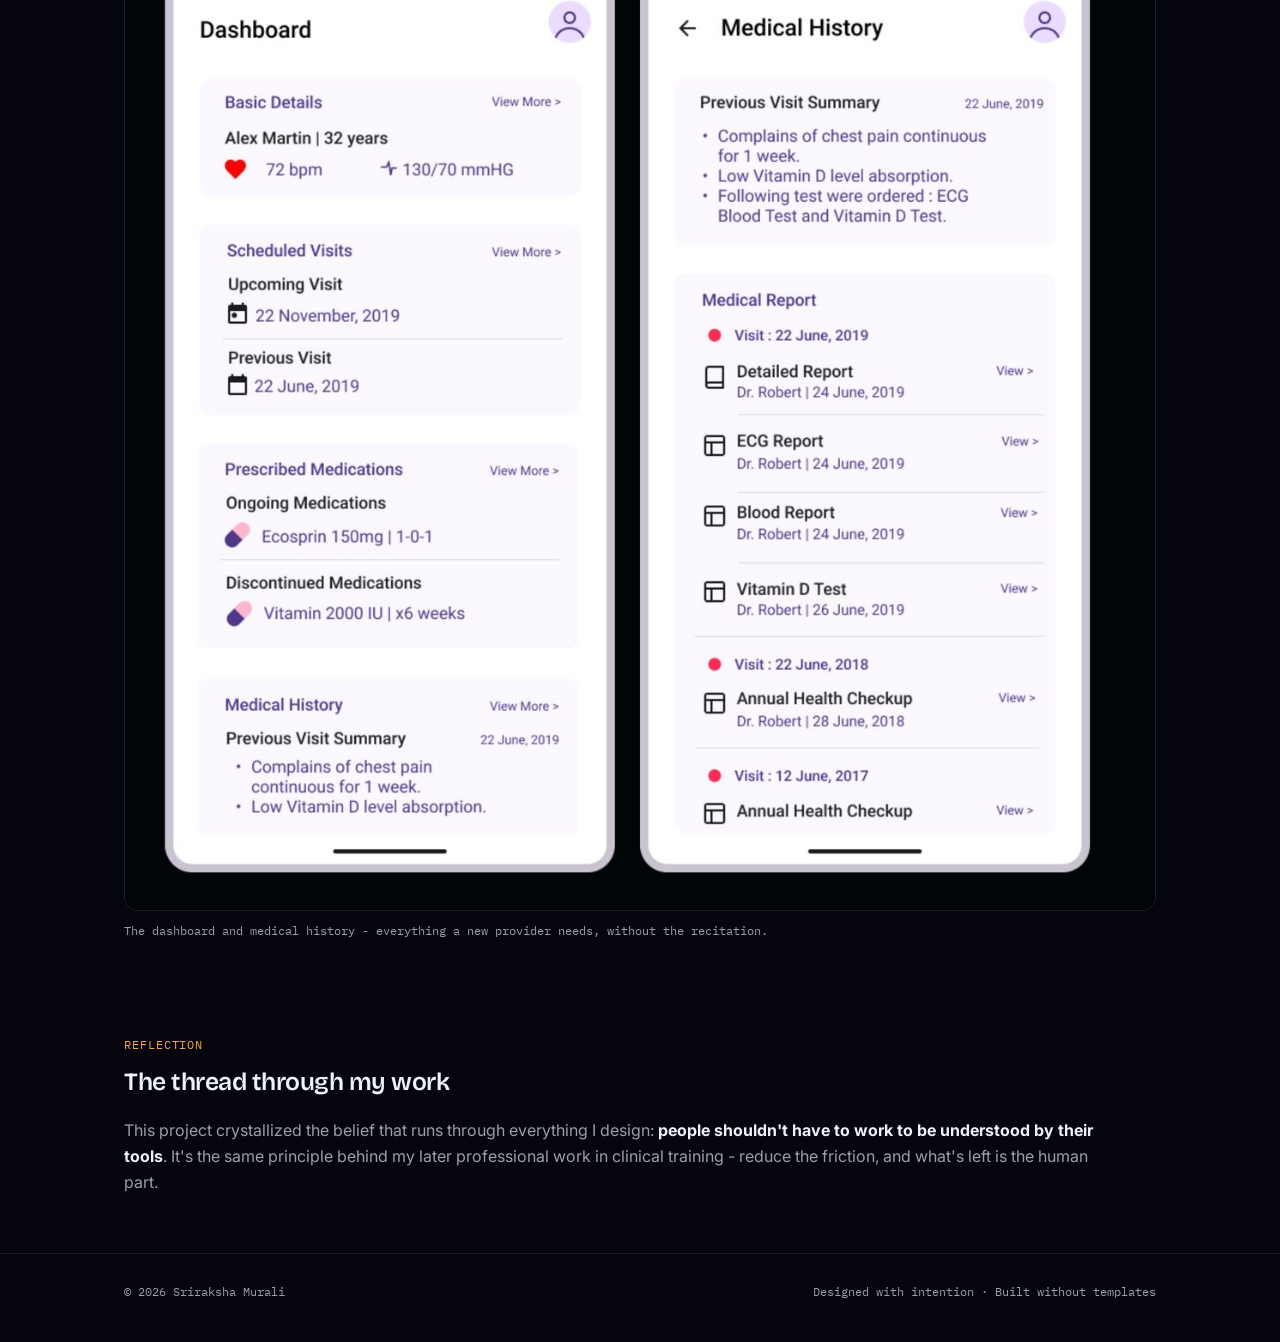
<file: uploads/portable-health.html>
<!DOCTYPE html>
<html lang="en" data-theme="dark">
<head>
<meta charset="UTF-8">
<meta name="viewport" content="width=device-width, initial-scale=1.0">
<title>Portable Health - Case Study - Sriraksha Murali</title>
<meta name="description" content="Case study: designing a mobile experience that makes medical records effortless to access and transfer - so patients tell their story once, and are heard.">
<link rel="preconnect" href="https://fonts.googleapis.com">
<link rel="preconnect" href="https://fonts.gstatic.com" crossorigin>
<link href="https://fonts.googleapis.com/css2?family=Bricolage+Grotesque:opsz,wght@12..96,400;12..96,600;12..96,700&family=Inter:wght@400;500;600&family=IBM+Plex+Mono:wght@400;500&display=swap" rel="stylesheet">
<link rel="stylesheet" href="styles.css">
</head>
<body>

<main>
  <div class="wrap">

    <section class="case-hero" aria-label="Case study introduction">
<span class="eyebrow">Case study · Conceptual · Mobile app design</span>
      <h1>Portable Health: making medical records effortless</h1>
      <p class="lede">At every new care touchpoint, patients recite their medical history like a rehearsed poem - dates, medications, tests, from memory, under stress. I designed a mobile experience that stores and transfers patient information, so the story is told once - and heard.</p>
      <div class="meta-ledger">
        <div>
          <div class="label">Role</div>
          <div class="value">Product Designer - research, prototyping, testing</div>
        </div>
        <div>
          <div class="label">Tools</div>
          <div class="value">InVision Studio · Adobe XD</div>
        </div>
        <div>
          <div class="label">Context</div>
          <div class="value">Conceptual project - improving the patient experience</div>
        </div>
      </div>
    </section>

    <section class="case-section" aria-label="The problem">
      <h2><span class="kicker">The problem</span>Telling your story like a poem</h2>
      <div class="prose">
        <p>Health information lives scattered across clinics, hospitals, and paper files - so the burden of carrying it falls on the patient. Every new doctor, every visit: the same recitation of conditions, medications, and test results, performed from memory at the exact moment a person is least equipped to remember.</p>
        <p>The friction isn't just inconvenient. Details get lost, tests get repeated, and the appointment's limited time goes to <strong>reciting the past</strong> instead of discussing the present.</p>
      </div>
    </section>

    <section class="case-section" aria-label="Research">
      <h2><span class="kicker">Research</span>Listening before designing</h2>
      <div class="prose">
        <p>I conducted primary research through <strong>stakeholder interviews</strong> to understand pain points across the patient journey - where information gets requested, where it gets lost, and what patients and providers each actually need at the moment of care.</p>
        <p>The insight that shaped everything: patients don't want to manage a medical database. They want to <strong>walk into a room and be understood</strong>. The design had to do the remembering for them.</p>
      </div>
    </section>

    <section class="case-section" aria-label="The design">
      <h2><span class="kicker">The design</span>Your history, in your pocket</h2>
      <div class="prose">
        <p>The high-fidelity prototype - built in InVision Studio and Adobe XD - centers on two views. A <strong>dashboard</strong> surfaces what matters right now: vitals, upcoming and previous visits, ongoing and discontinued medications, and the last visit's summary. A <strong>medical history</strong> view organizes every visit chronologically, with each report - detailed notes, ECG, blood work - one tap away and ready to share with a new provider.</p>
        <p>Design decisions were validated through <strong>A/B testing with stakeholders</strong>, comparing prototype variations to settle questions with evidence rather than opinion.</p>
      </div>
      <figure class="shot reveal">
        <img src="images/portable-health.jpg" alt="Portable Health mobile app: a dashboard with vitals, visits and medications, and a medical history screen with visit summaries and tappable reports" loading="lazy">
        <figcaption>The dashboard and medical history - everything a new provider needs, without the recitation.</figcaption>
      </figure>
    </section>

    <section class="case-section" aria-label="Reflection">
      <h2><span class="kicker">Reflection</span>The thread through my work</h2>
      <div class="prose">
        <p>This project crystallized the belief that runs through everything I design: <strong>people shouldn't have to work to be understood by their tools</strong>. It's the same principle behind my later professional work in clinical training - reduce the friction, and what's left is the human part.</p>
      </div>
    </section>


</div>
</main>

<footer>
  <div class="wrap" style="display:flex; justify-content:space-between; flex-wrap:wrap; gap:12px;">
    <span>© 2026 Sriraksha Murali</span>
    <span>Designed with intention · Built without templates</span>
  </div>
</footer>

<script src="script.js"></script>

</body>
</html>
</file>
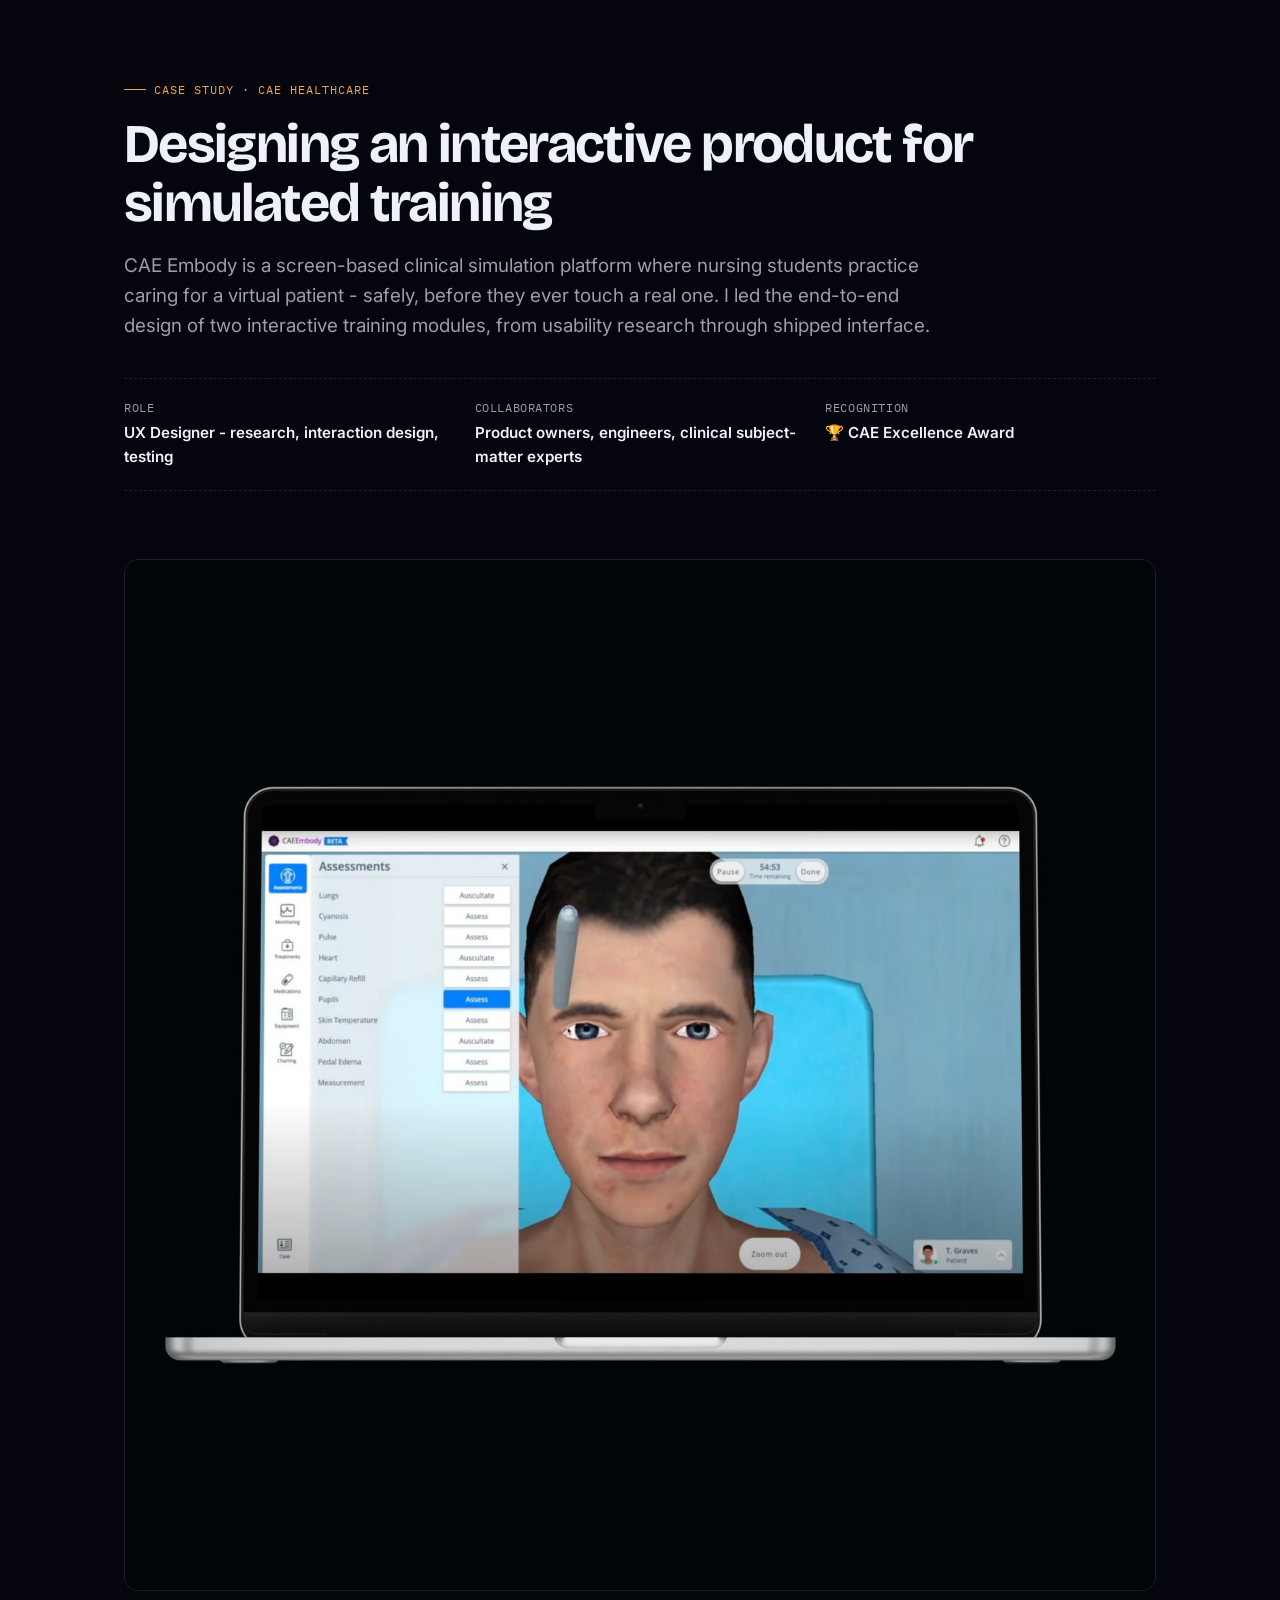
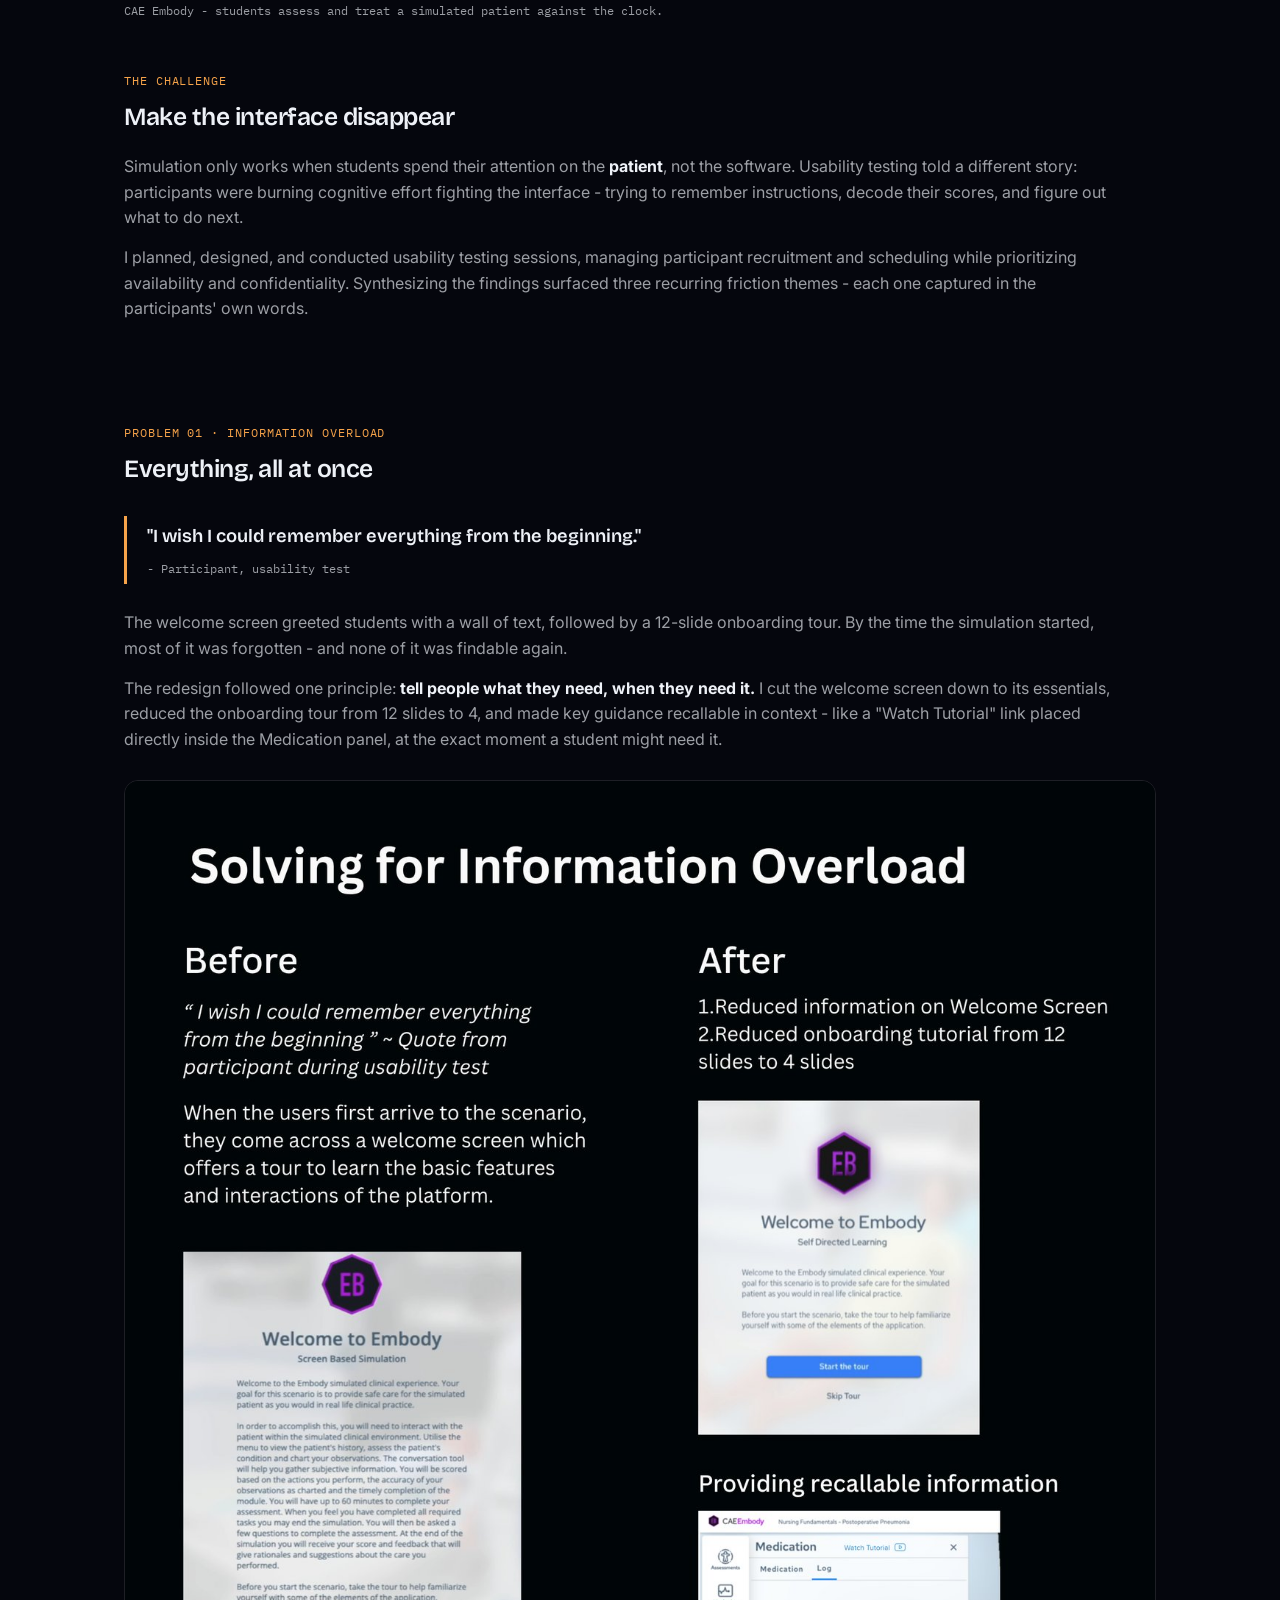
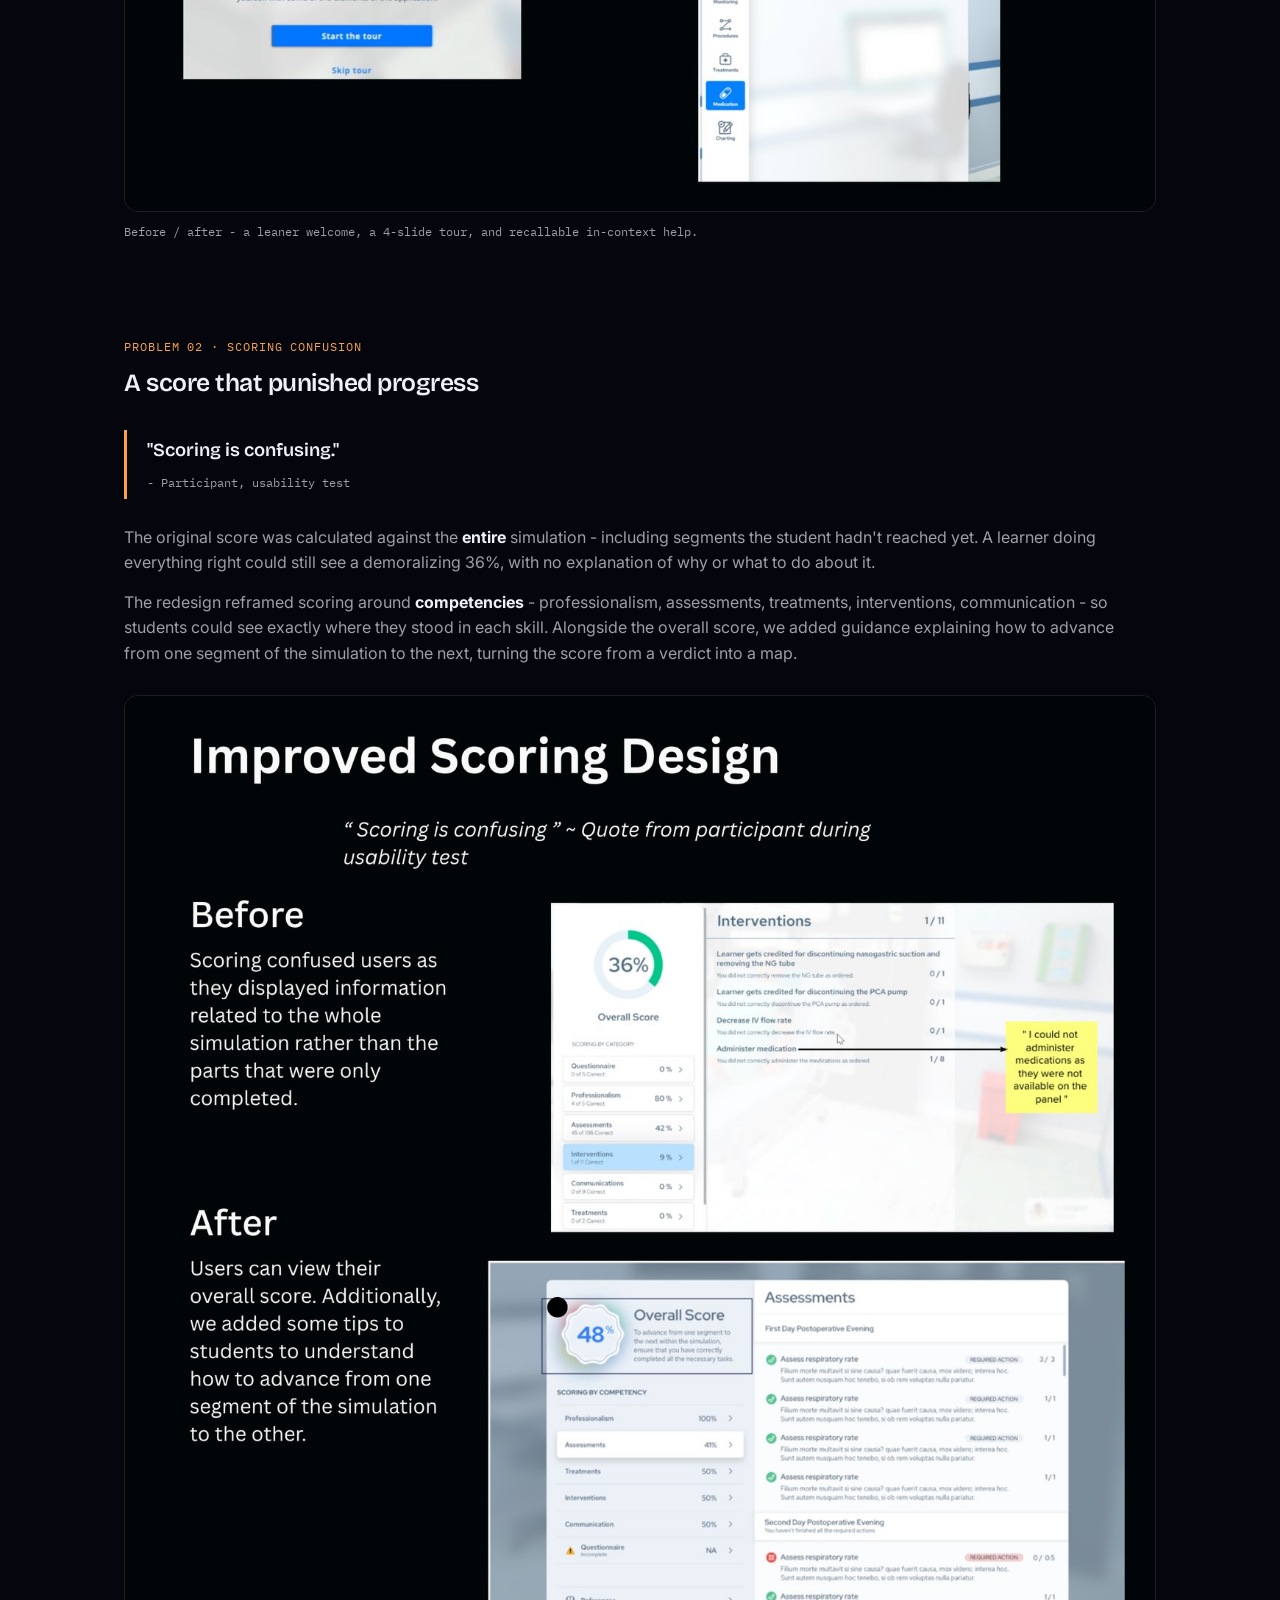
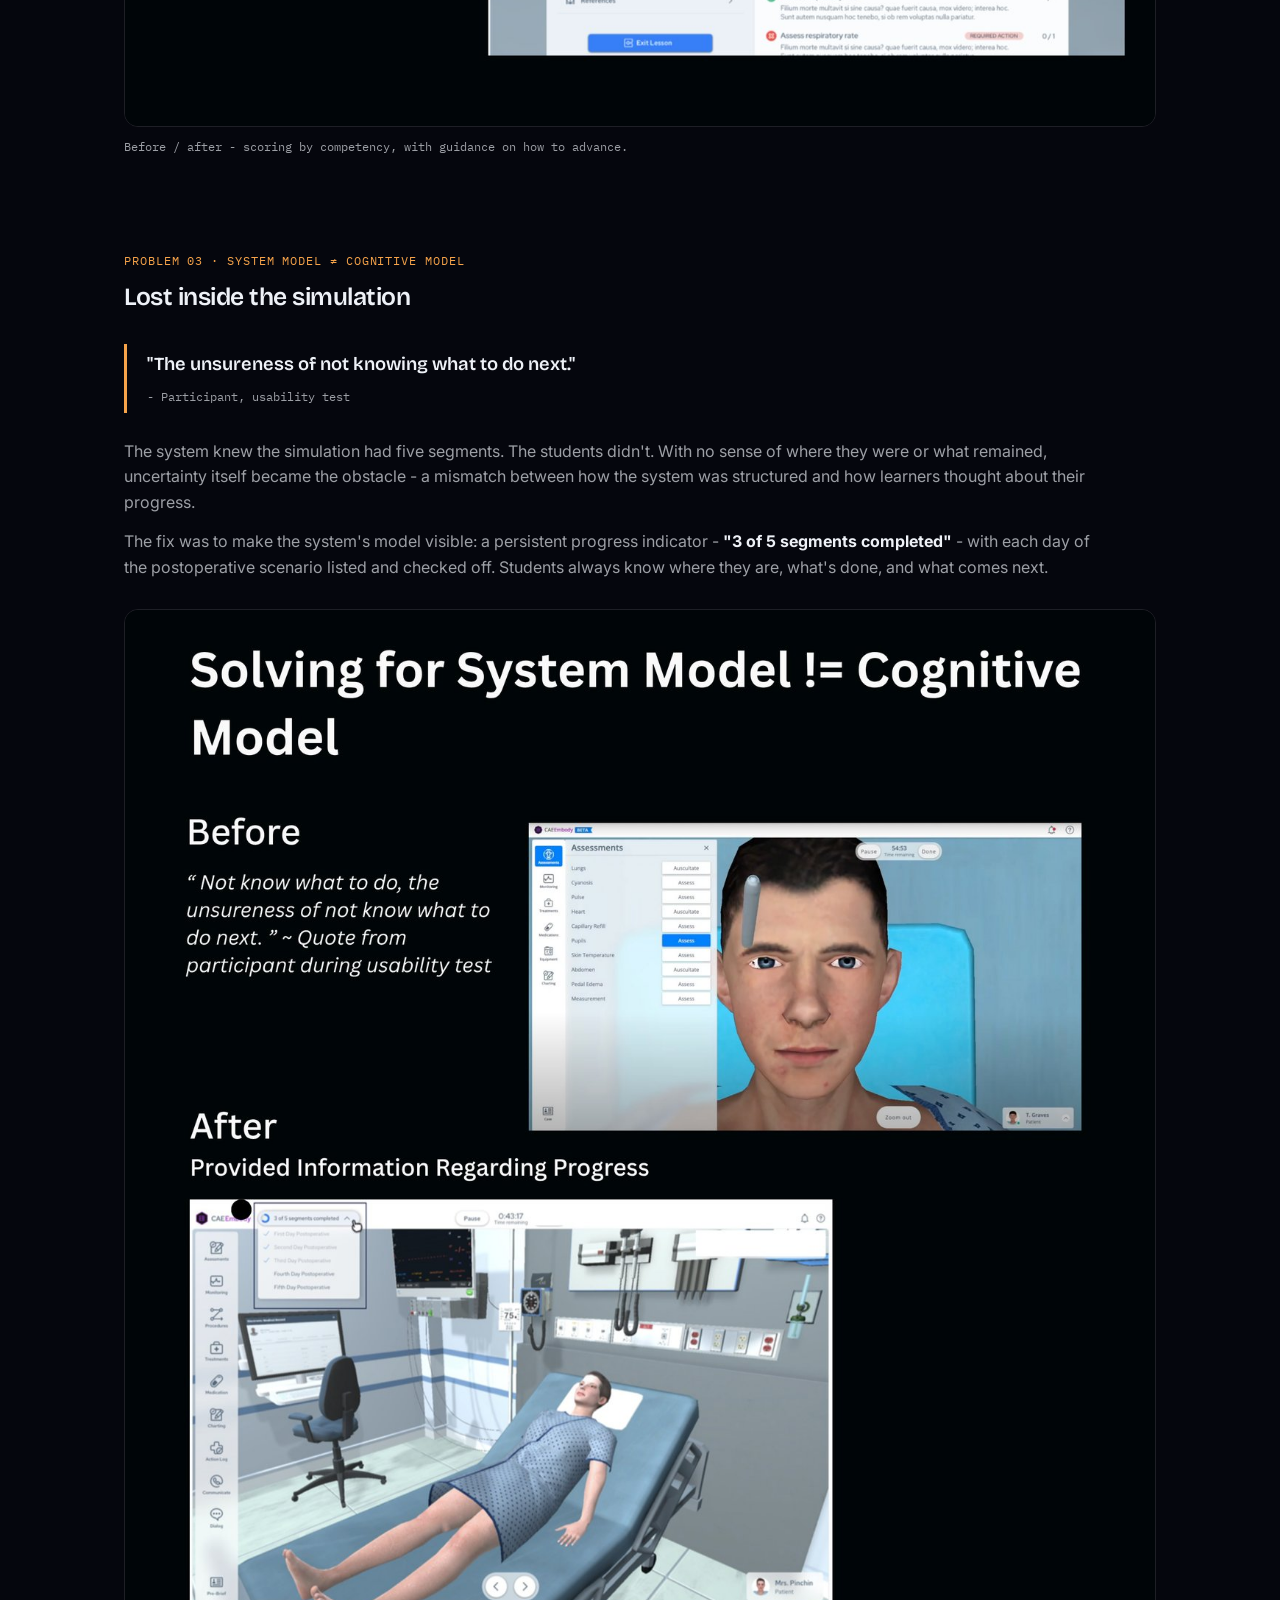
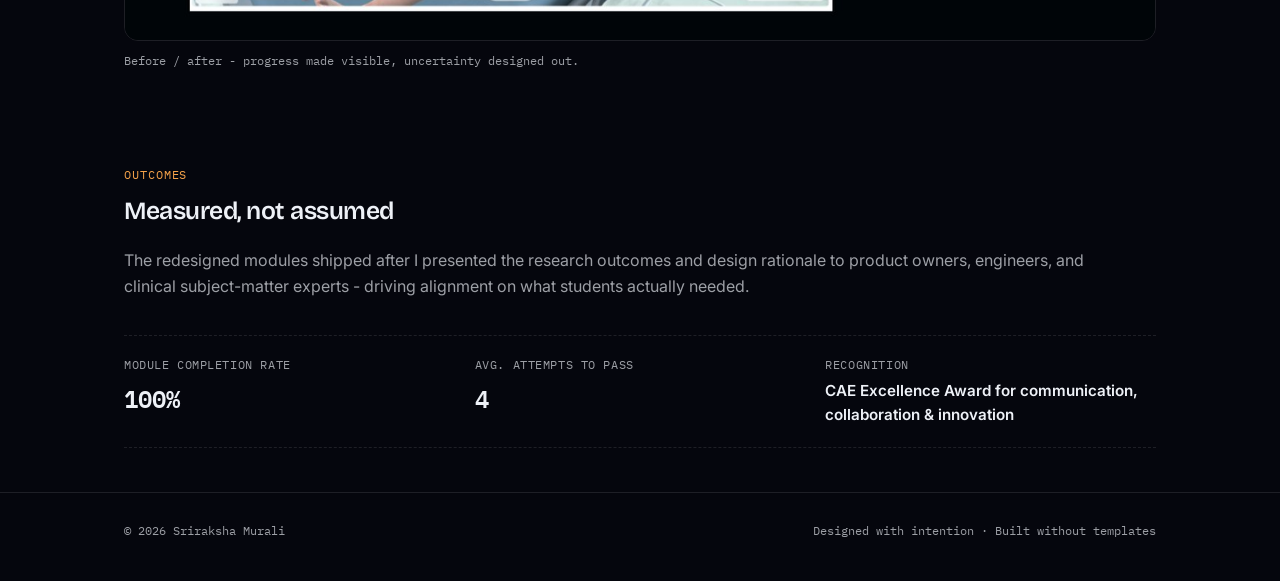
<file: uploads/simulated-training.html>
<!DOCTYPE html>
<html lang="en" data-theme="dark">
<head>
<meta charset="UTF-8">
<meta name="viewport" content="width=device-width, initial-scale=1.0">
<title>Simulated Training - Case Study - Sriraksha Murali</title>
<meta name="description" content="Case study: leading the end-to-end design of two interactive simulated training modules for CAE Embody, achieving 100% module completion.">
<link rel="preconnect" href="https://fonts.googleapis.com">
<link rel="preconnect" href="https://fonts.gstatic.com" crossorigin>
<link href="https://fonts.googleapis.com/css2?family=Bricolage+Grotesque:opsz,wght@12..96,400;12..96,600;12..96,700&family=Inter:wght@400;500;600&family=IBM+Plex+Mono:wght@400;500&display=swap" rel="stylesheet">
<link rel="stylesheet" href="styles.css">
</head>
<body>

<main>
  <div class="wrap">

    <section class="case-hero" aria-label="Case study introduction">
<span class="eyebrow">Case study · CAE Healthcare</span>
      <h1>Designing an interactive product for simulated training</h1>
      <p class="lede">CAE Embody is a screen-based clinical simulation platform where nursing students practice caring for a virtual patient - safely, before they ever touch a real one. I led the end-to-end design of two interactive training modules, from usability research through shipped interface.</p>
      <div class="meta-ledger">
        <div>
          <div class="label">Role</div>
          <div class="value">UX Designer - research, interaction design, testing</div>
        </div>
        <div>
          <div class="label">Collaborators</div>
          <div class="value">Product owners, engineers, clinical subject-matter experts</div>
        </div>
        <div>
          <div class="label">Recognition</div>
          <div class="value">🏆 CAE Excellence Award</div>
        </div>
      </div>
    </section>

    <figure class="shot reveal">
      <img src="images/embody-clean.jpg" alt="CAE Embody simulation showing a virtual patient and an assessments panel with options like auscultate lungs and assess pupils" loading="lazy">
      <figcaption>CAE Embody - students assess and treat a simulated patient against the clock.</figcaption>
    </figure>

    <section class="case-section" aria-label="The challenge">
      <h2><span class="kicker">The challenge</span>Make the interface disappear</h2>
      <div class="prose">
        <p>Simulation only works when students spend their attention on the <strong>patient</strong>, not the software. Usability testing told a different story: participants were burning cognitive effort fighting the interface - trying to remember instructions, decode their scores, and figure out what to do next.</p>
        <p>I planned, designed, and conducted usability testing sessions, managing participant recruitment and scheduling while prioritizing availability and confidentiality. Synthesizing the findings surfaced three recurring friction themes - each one captured in the participants' own words.</p>
      </div>
    </section>

    <section class="case-section" aria-label="Problem one">
      <h2><span class="kicker">Problem 01 · Information overload</span>Everything, all at once</h2>
      <blockquote class="pull">"I wish I could remember everything from the beginning."
        <cite>- Participant, usability test</cite>
      </blockquote>
      <div class="prose">
        <p>The welcome screen greeted students with a wall of text, followed by a 12-slide onboarding tour. By the time the simulation started, most of it was forgotten - and none of it was findable again.</p>
        <p>The redesign followed one principle: <strong>tell people what they need, when they need it.</strong> I cut the welcome screen down to its essentials, reduced the onboarding tour from 12 slides to 4, and made key guidance recallable in context - like a "Watch Tutorial" link placed directly inside the Medication panel, at the exact moment a student might need it.</p>
      </div>
      <figure class="shot reveal">
        <img src="images/information-overload.jpg" alt="Before and after comparison: a text-heavy welcome screen reduced to a concise version, and a medication panel with an in-context Watch Tutorial link" loading="lazy">
        <figcaption>Before / after - a leaner welcome, a 4-slide tour, and recallable in-context help.</figcaption>
      </figure>
    </section>

    <section class="case-section" aria-label="Problem two">
      <h2><span class="kicker">Problem 02 · Scoring confusion</span>A score that punished progress</h2>
      <blockquote class="pull">"Scoring is confusing."
        <cite>- Participant, usability test</cite>
      </blockquote>
      <div class="prose">
        <p>The original score was calculated against the <strong>entire</strong> simulation - including segments the student hadn't reached yet. A learner doing everything right could still see a demoralizing 36%, with no explanation of why or what to do about it.</p>
        <p>The redesign reframed scoring around <strong>competencies</strong> - professionalism, assessments, treatments, interventions, communication - so students could see exactly where they stood in each skill. Alongside the overall score, we added guidance explaining how to advance from one segment of the simulation to the next, turning the score from a verdict into a map.</p>
      </div>
      <figure class="shot reveal">
        <img src="images/scoring-design.jpg" alt="Before and after scoring design: the original 36% overall score against the whole simulation, and the redesigned competency-based score with guidance on advancing between segments" loading="lazy">
        <figcaption>Before / after - scoring by competency, with guidance on how to advance.</figcaption>
      </figure>
    </section>

    <section class="case-section" aria-label="Problem three">
      <h2><span class="kicker">Problem 03 · System model ≠ cognitive model</span>Lost inside the simulation</h2>
      <blockquote class="pull">"The unsureness of not knowing what to do next."
        <cite>- Participant, usability test</cite>
      </blockquote>
      <div class="prose">
        <p>The system knew the simulation had five segments. The students didn't. With no sense of where they were or what remained, uncertainty itself became the obstacle - a mismatch between how the system was structured and how learners thought about their progress.</p>
        <p>The fix was to make the system's model visible: a persistent progress indicator - <strong>"3 of 5 segments completed"</strong> - with each day of the postoperative scenario listed and checked off. Students always know where they are, what's done, and what comes next.</p>
      </div>
      <figure class="shot reveal">
        <img src="images/system-model.jpg" alt="Before and after: the original assessments view with no progress context, and the redesigned view with a 3 of 5 segments completed progress indicator" loading="lazy">
        <figcaption>Before / after - progress made visible, uncertainty designed out.</figcaption>
      </figure>
    </section>

    <section class="case-section" aria-label="Outcomes">
      <h2><span class="kicker">Outcomes</span>Measured, not assumed</h2>
      <div class="prose">
        <p>The redesigned modules shipped after I presented the research outcomes and design rationale to product owners, engineers, and clinical subject-matter experts - driving alignment on what students actually needed.</p>
      </div>
      <div class="meta-ledger">
        <div>
          <div class="label">Module completion rate</div>
          <div class="value" style="font-family: var(--mono); font-size: 1.5rem;">100%</div>
        </div>
        <div>
          <div class="label">Avg. attempts to pass</div>
          <div class="value" style="font-family: var(--mono); font-size: 1.5rem;">4</div>
        </div>
        <div>
          <div class="label">Recognition</div>
          <div class="value">CAE Excellence Award for communication, collaboration & innovation</div>
        </div>
      </div>
    </section>


</div>
</main>

<footer>
  <div class="wrap" style="display:flex; justify-content:space-between; flex-wrap:wrap; gap:12px;">
    <span>© 2026 Sriraksha Murali</span>
    <span>Designed with intention · Built without templates</span>
  </div>
</footer>

<script src="script.js"></script>

</body>
</html>
</file>
<file: uploads/styles.css>
:root {
    --display: "Bricolage Grotesque", sans-serif;
    --body: "Inter", sans-serif;
    --mono: "IBM Plex Mono", monospace;
    --bg: #05060d;
    --bg-translucent: rgba(5,6,13,0.82);
    --card: #0B0C13;
    --ink: #eef1f7;
    --ink-soft: rgba(238,241,247,0.65);
    --accent: #f6a34a;
    --accent-strong: #e07a24;
    --accent-deep: #c96a1e;
    --accent-tint: rgba(246,163,74,0.14);
    --hairline: rgba(255,255,255,0.1);
    --hover-border: rgba(246,163,74,0.4);
    --shadow: 0 12px 32px rgba(0,0,0,0.45);
    --btn-primary-text: #2b1600;
  }
  * { margin: 0; padding: 0; box-sizing: border-box; }
  html { scroll-behavior: smooth; }
  body {
    background: var(--bg);
    color: var(--ink);
    font-family: var(--body);
    font-size: 16px;
    line-height: 1.6;
    -webkit-font-smoothing: antialiased;
  }
  .wrap { max-width: 1080px; margin: 0 auto; padding: 0 24px; }

  /* ---------- Nav ---------- */
  header {
    position: sticky; top: 0; z-index: 50;
    background: var(--bg-translucent);
    backdrop-filter: blur(10px);
    border-bottom: 1px solid var(--hairline);
  }
  nav { display: flex; align-items: center; justify-content: space-between; height: 64px; }
  .logo { font-family: var(--display); font-weight: 700; font-size: 1.1rem; text-decoration: none; color: var(--ink); letter-spacing: -0.01em; }
  .logo span { color: var(--accent); }
  .nav-right { display: flex; align-items: center; gap: 24px; }
  .nav-links { display: flex; gap: 24px; }
  .nav-links a {
    text-decoration: none; color: var(--ink-soft); font-size: 0.9rem; font-weight: 500;
    transition: color .15s ease;
  }
  .nav-links a:hover, .nav-links a:focus-visible { color: var(--accent); }
  a:focus-visible { outline: 2px solid var(--accent); outline-offset: 3px; border-radius: 2px; }

  /* ---------- Hero ---------- */
  .hero { padding: 96px 0 72px; position: relative; }
  .hero::before {
    content: ""; position: absolute; top: -80px; right: -120px; width: 480px; height: 480px;
    background: radial-gradient(circle, rgba(246,163,74,0.16) 0%, transparent 65%);
    pointer-events: none;
  }
  .eyebrow {
    font-family: var(--mono); font-size: 0.78rem; letter-spacing: 0.08em;
    color: var(--accent); text-transform: uppercase; display: inline-flex; align-items: center; gap: 8px;
  }
  .eyebrow::before { content: ""; width: 22px; height: 1px; background: var(--accent); display: inline-block; }
  .hero h1 {
    font-family: var(--display); font-weight: 700; letter-spacing: -0.03em;
    font-size: clamp(2.6rem, 6.5vw, 4.4rem); line-height: 1.04; margin: 18px 0 22px;
  }
  .hero .thesis {
    font-size: clamp(1.05rem, 2vw, 1.3rem); color: var(--ink-soft); max-width: 34em;
  }
  .thesis em {
    font-style: normal; color: var(--ink);
    background: linear-gradient(transparent 68%, var(--accent-tint) 68%);
  }
  .hero-actions { margin-top: 34px; display: flex; gap: 14px; flex-wrap: wrap; }
  .btn {
    display: inline-block; text-decoration: none; font-weight: 600; font-size: 0.92rem;
    padding: 12px 22px; border-radius: 8px; transition: transform .15s ease, background .15s ease, border-color .15s ease, color .15s ease;
    border: none; cursor: pointer;
  }
  .btn-primary { background: var(--accent-strong); color: var(--btn-primary-text); }
  .btn-primary:hover { background: var(--accent-deep); transform: translateY(-1px); }
    .btn-ghost { color: var(--ink); border: 1px solid var(--hairline); background: var(--card); }
  .btn-ghost:hover { border-color: var(--accent); color: var(--accent); }

  /* ---------- Sections ---------- */
  section { padding: 72px 0; }
  .section-head { display: flex; align-items: baseline; justify-content: space-between; gap: 16px; margin-bottom: 40px; border-bottom: 1px solid var(--hairline); padding-bottom: 14px; }
  .section-head h2 { font-family: var(--display); font-weight: 600; font-size: 1.7rem; letter-spacing: -0.02em; }
  .section-head .count { font-family: var(--mono); font-size: 0.8rem; color: var(--ink-soft); }

  /* ---------- Featured cards with evidence ledger ---------- */
  .featured { display: grid; grid-template-columns: 1fr 1fr; gap: 28px; }
  .project {
    background: var(--card); border: 1px solid var(--hairline); border-radius: 14px;
    padding: 32px; display: flex; flex-direction: column; gap: 14px;
    position: relative;
    transition: transform .18s ease, box-shadow .18s ease, border-color .18s ease;
  }
  /* Stretched link: the "Read the case study" anchor covers the whole card */
  .project .project-link::after { content: ""; position: absolute; inset: 0; border-radius: 14px; }
  .project:has(.project-link) { cursor: pointer; }
  .project:has(.project-link:focus-visible) { outline: 2px solid var(--accent); outline-offset: 3px; }
  .cover {
    border-radius: 10px; overflow: hidden; background: var(--accent-tint);
    aspect-ratio: 16 / 9; display: flex; align-items: center; justify-content: center;
    margin-bottom: 6px;
  }
  .cover svg { width: 100%; height: 100%; display: block; }
  .cover img { width: 100%; height: 100%; object-fit: cover; display: block; }
  .cover .stroke { stroke: var(--accent); fill: none; stroke-width: 2; stroke-linecap: round; }
  .cover .fill-soft { fill: var(--accent); opacity: 0.18; }
  .cover .fill { fill: var(--accent); }
  .cover .panel { fill: var(--card); stroke: var(--accent); stroke-width: 1.5; }
  .thumb {
    width: 96px; height: 96px; border-radius: 10px; background: var(--accent-tint);
    overflow: hidden; flex-shrink: 0;
  }
  .thumb img { width: 100%; height: 100%; object-fit: cover; display: block; }
  .project:hover { transform: translateY(-3px); box-shadow: var(--shadow); border-color: var(--hover-border); }
  .tag { font-family: var(--mono); font-size: 0.72rem; letter-spacing: 0.06em; text-transform: uppercase; color: var(--accent); }
  .project h3 { font-family: var(--display); font-weight: 600; font-size: 1.35rem; line-height: 1.25; letter-spacing: -0.01em; }
  .project p { color: var(--ink-soft); font-size: 0.95rem; flex-grow: 1; }
  .ledger {
    border-top: 1px dashed var(--hairline); padding-top: 16px; margin-top: 6px;
    display: grid; grid-template-columns: 1fr 1fr; gap: 16px;
  }
  .metric .value { font-family: var(--mono); font-weight: 500; font-size: 1.6rem; color: var(--ink); }
  .metric .label { font-family: var(--mono); font-size: 0.72rem; color: var(--ink-soft); margin-top: 2px; letter-spacing: 0.03em; }
  .award { font-size: 0.85rem; color: var(--ink-soft); }

  /* ---------- Project list ---------- */
  .plist { display: flex; flex-direction: column; }
  .plist-item {
    display: grid; grid-template-columns: 96px 1fr; gap: 24px; align-items: start;
    padding: 26px 4px; border-bottom: 1px solid var(--hairline);
    text-decoration: none; color: inherit; transition: background .15s ease;
  }
  .plist-item .tag { display: block; margin-bottom: 6px; }
  .plist-item:hover { background: var(--card); }
  .plist-item h3 { font-family: var(--display); font-weight: 600; font-size: 1.15rem; letter-spacing: -0.01em; margin-bottom: 6px; }
  .plist-item p { color: var(--ink-soft); font-size: 0.93rem; max-width: 56em; }

  /* ---------- Side projects ---------- */
  .side-grid { display: grid; grid-template-columns: repeat(3, 1fr); gap: 20px; }
  .side-card {
    background: var(--accent-tint); border-radius: 12px; padding: 24px;
    display: flex; flex-direction: column; gap: 8px;
    border: 1px solid transparent;
  }
  .side-card { border-color: rgba(246,163,74,0.22); }
  .side-card h3 { font-family: var(--display); font-weight: 600; font-size: 1.05rem; }
  .side-card p { font-size: 0.88rem; color: var(--ink-soft); }
  .side-card .tag { color: var(--ink); opacity: 0.65; }

  /* ---------- About / principles ---------- */
  .principles { display: grid; grid-template-columns: 1fr 1fr; gap: 0 48px; }
  .principle { padding: 22px 0; border-bottom: 1px solid var(--hairline); }
  .principle h3 { font-family: var(--display); font-weight: 600; font-size: 1.05rem; margin-bottom: 4px; }
  .principle h3::before { content: "→ "; color: var(--accent); }
  .principle p { color: var(--ink-soft); font-size: 0.93rem; }

  /* ---------- Contact ---------- */
  .contact h2 { font-family: var(--display); font-weight: 700; font-size: clamp(1.9rem, 4vw, 2.8rem); letter-spacing: -0.02em; margin-bottom: 14px; }
  .contact p { color: var(--ink-soft); max-width: 40em; margin-bottom: 28px; }
  .contact-links { display: flex; gap: 14px; flex-wrap: wrap; }

  footer { border-top: 1px solid var(--hairline); padding: 28px 0 40px; }
  footer, footer a { font-family: var(--mono); font-size: 0.78rem; color: var(--ink-soft); text-decoration: none; }
  footer a:hover { color: var(--accent); }

  /* ---------- Reveal on scroll ---------- */
  .reveal { opacity: 0; transform: translateY(14px); transition: opacity .5s ease, transform .5s ease; }
  .reveal.in { opacity: 1; transform: none; }
  @media (prefers-reduced-motion: reduce) {
    html { scroll-behavior: auto; }
    .reveal { opacity: 1; transform: none; transition: none; }
    .project, .btn { transition: none; }
  }

  /* ---------- Responsive ---------- */
  @media (max-width: 820px) {
    .featured { grid-template-columns: 1fr; }
    .side-grid { grid-template-columns: 1fr; }
    .principles { grid-template-columns: 1fr; }
    .plist-item { grid-template-columns: 72px 1fr; gap: 14px; }
    .thumb { width: 72px; height: 72px; }
    .hero { padding: 64px 0 48px; }
    section { padding: 52px 0; }
    .nav-links { gap: 14px; }
    .nav-links a { font-size: 0.84rem; }
  }

  /* ---------- Case study pages ---------- */
  .back-link {
    display: inline-flex; align-items: center; gap: 6px;
    font-family: var(--mono); font-size: 0.8rem; color: var(--ink-soft);
    text-decoration: none; margin-bottom: 26px;
  }
  .back-link:hover { color: var(--accent); }
  .case-hero { padding: 72px 0 40px; }
  .case-hero h1 {
    font-family: var(--display); font-weight: 700; letter-spacing: -0.03em;
    font-size: clamp(2rem, 5vw, 3.4rem); line-height: 1.08; margin: 16px 0 18px;
  }
  .lede { font-size: clamp(1rem, 1.8vw, 1.18rem); color: var(--ink-soft); max-width: 44em; }
  .meta-ledger {
    display: grid; grid-template-columns: repeat(3, 1fr); gap: 20px;
    border-top: 1px dashed var(--hairline); border-bottom: 1px dashed var(--hairline);
    padding: 20px 0; margin-top: 36px;
  }
  .meta-ledger .label { font-family: var(--mono); font-size: 0.72rem; color: var(--ink-soft); letter-spacing: 0.05em; text-transform: uppercase; }
  .meta-ledger .value { font-weight: 600; font-size: 0.95rem; margin-top: 4px; }
  .case-section { padding: 44px 0; }
  .case-section h2 {
    font-family: var(--display); font-weight: 600; font-size: 1.55rem; letter-spacing: -0.02em;
    margin-bottom: 16px;
  }
  .case-section h2 .kicker {
    display: block; font-family: var(--mono); font-size: 0.72rem; font-weight: 400;
    letter-spacing: 0.08em; text-transform: uppercase; color: var(--accent); margin-bottom: 8px;
  }
  .prose { max-width: 62em; color: var(--ink-soft); }
  .prose p { margin-bottom: 14px; }
  .prose strong { color: var(--ink); }
  blockquote.pull {
    border-left: 3px solid var(--accent); padding: 6px 0 6px 20px; margin: 26px 0;
    font-family: var(--display); font-size: 1.15rem; font-weight: 600; color: var(--ink); max-width: 34em;
  }
  blockquote.pull cite { display: block; font-family: var(--mono); font-size: 0.75rem; font-weight: 400; color: var(--ink-soft); margin-top: 8px; font-style: normal; }
  figure.shot { margin: 28px 0 8px; }
  figure.shot img {
    width: 100%; border-radius: 14px; border: 1px solid var(--hairline); display: block;
  }
  figure.shot figcaption { font-family: var(--mono); font-size: 0.76rem; color: var(--ink-soft); margin-top: 10px; }
  .case-nav {
    display: flex; justify-content: space-between; gap: 16px; flex-wrap: wrap;
    border-top: 1px solid var(--hairline); padding: 36px 0 64px; margin-top: 30px;
  }
  .project-link { font-weight: 600; font-size: 0.92rem; color: var(--accent); text-decoration: none; }
  .project-link:hover { text-decoration: underline; }
  @media (max-width: 820px) {
    .meta-ledger { grid-template-columns: 1fr; gap: 14px; }
    .case-hero { padding: 48px 0 28px; }
  }
</file>
